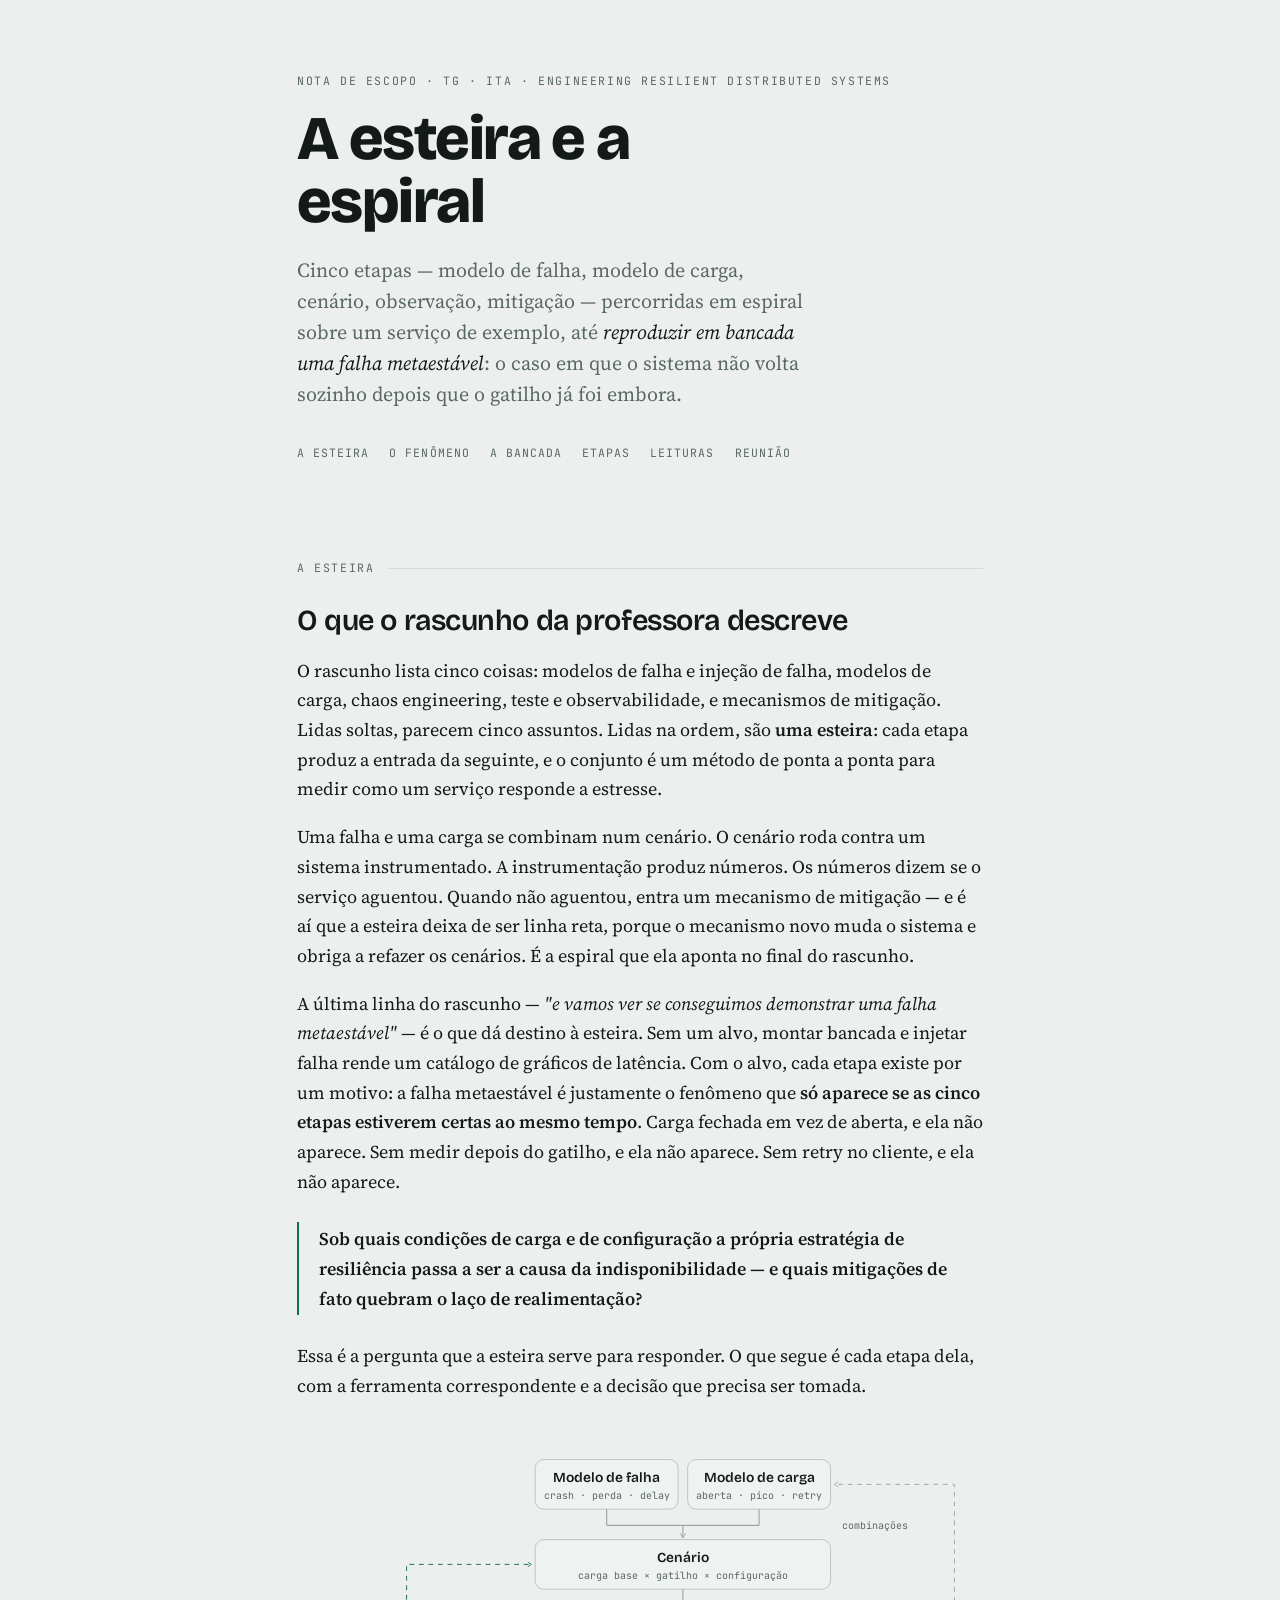
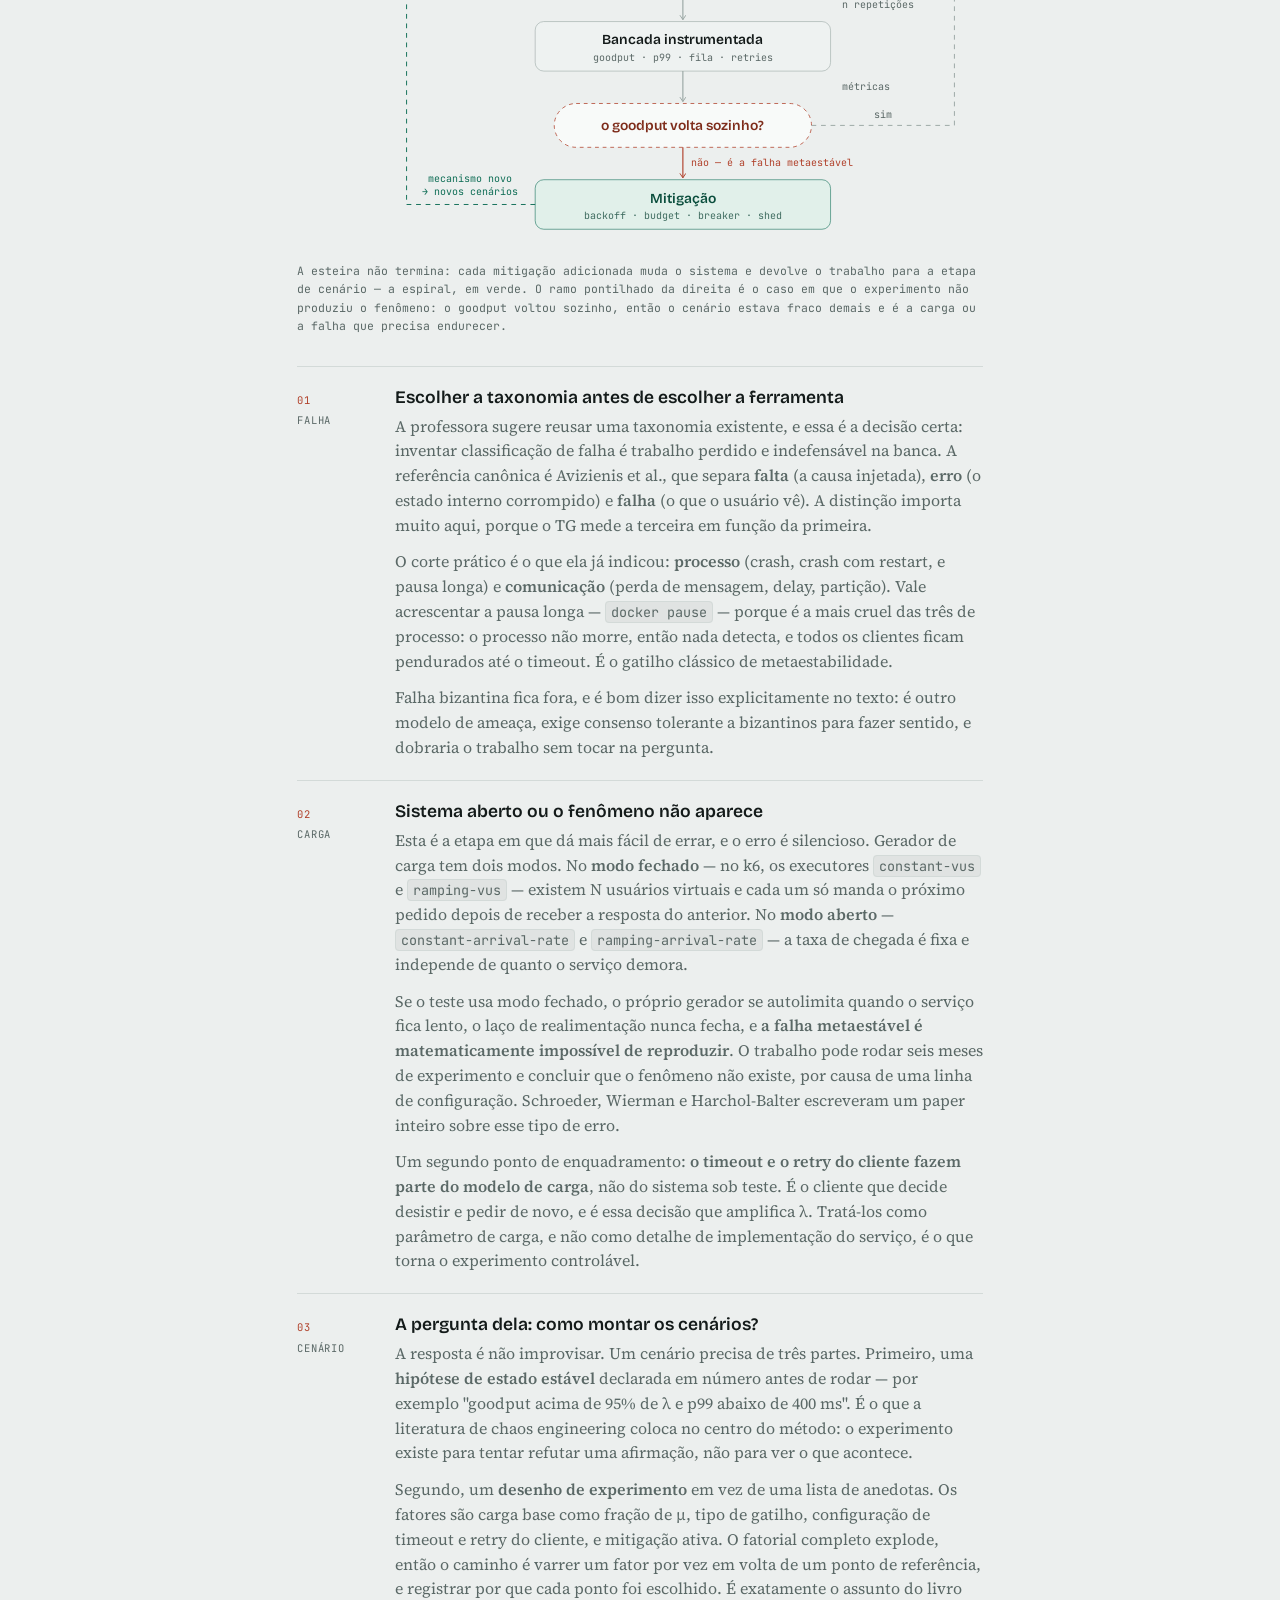
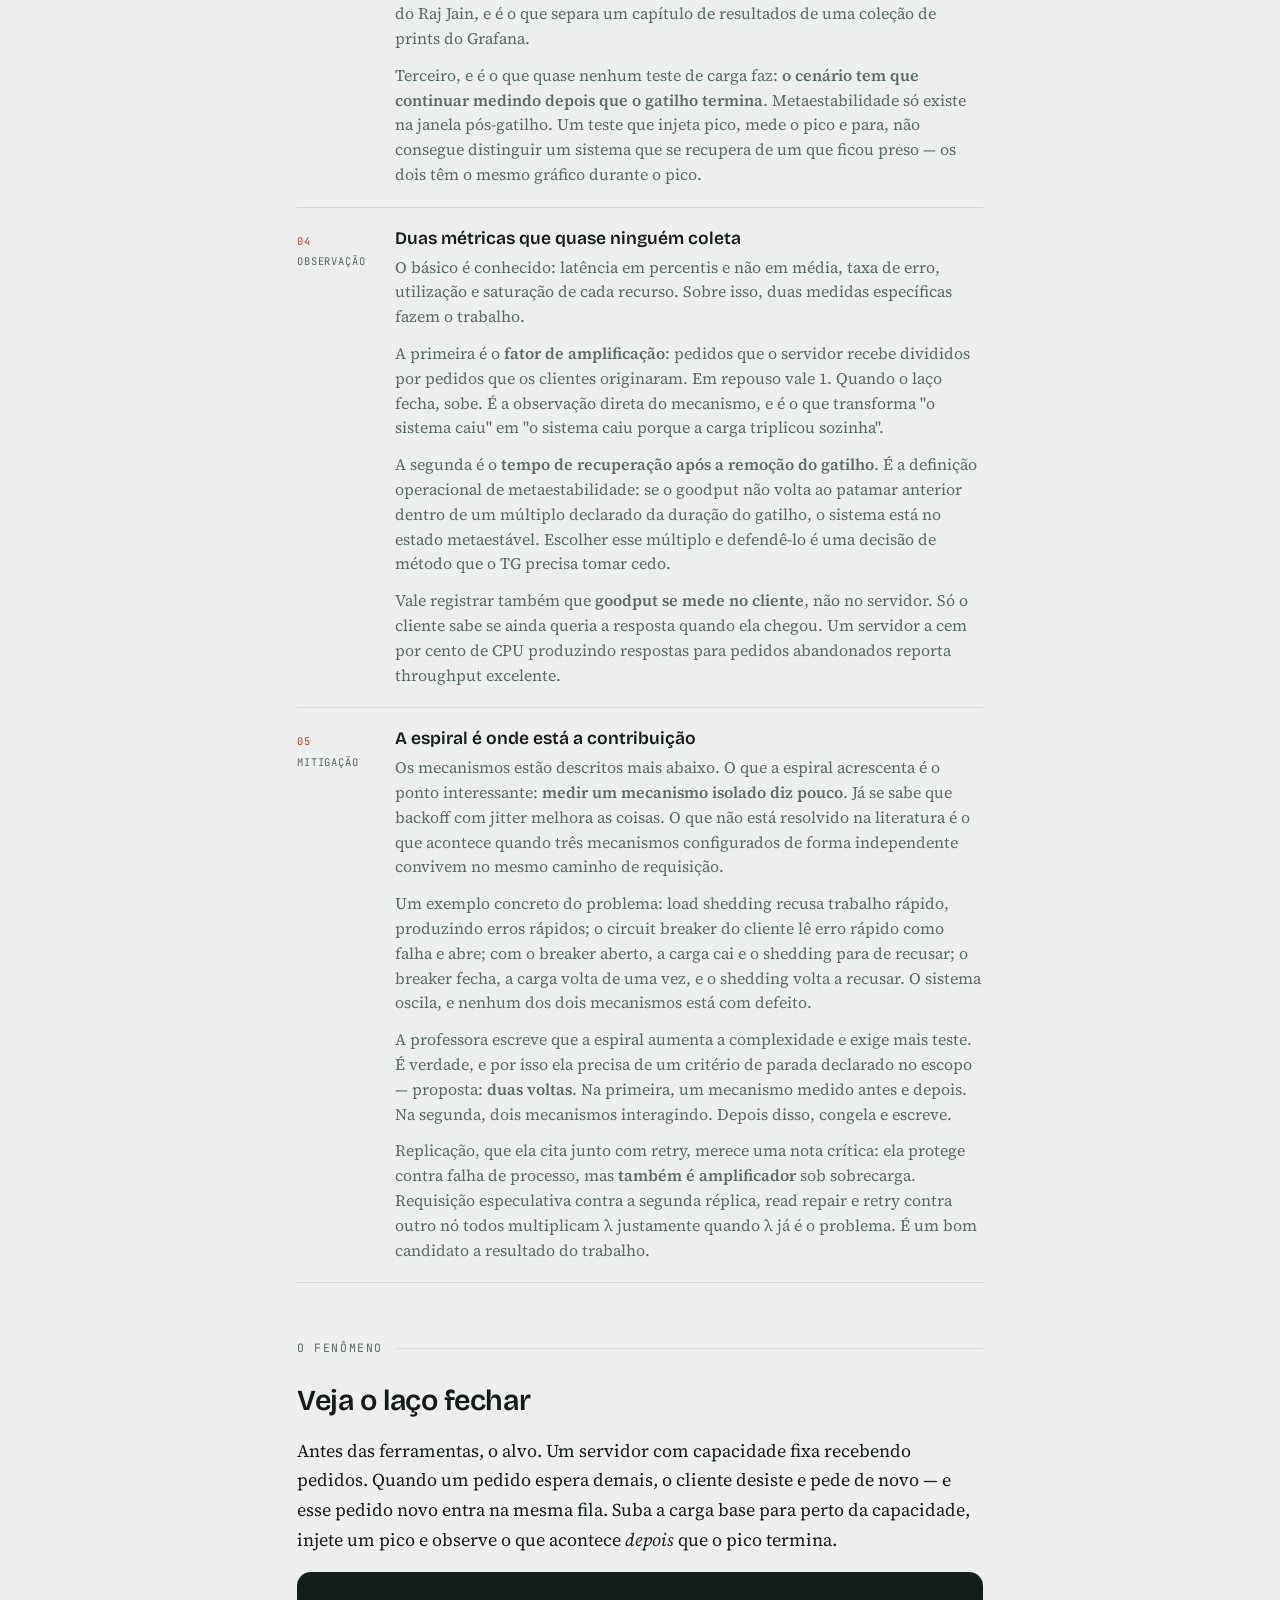
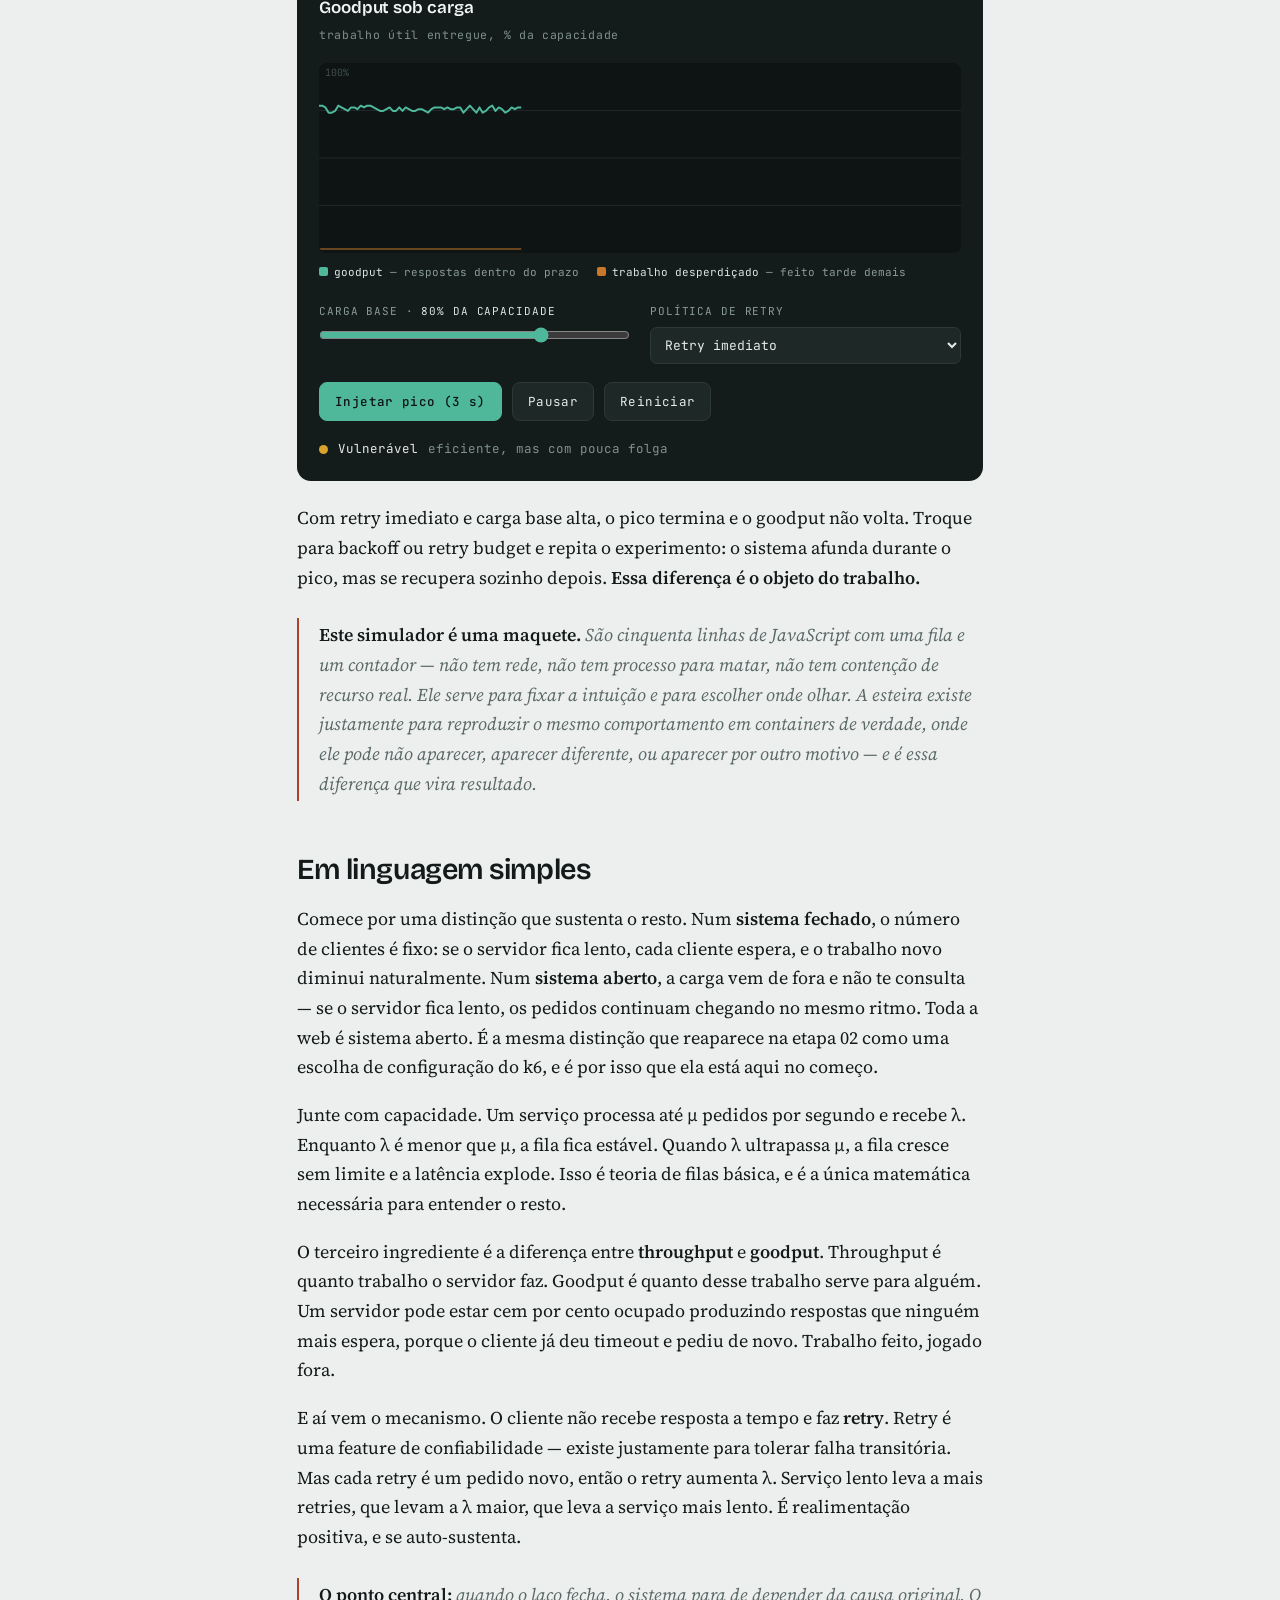
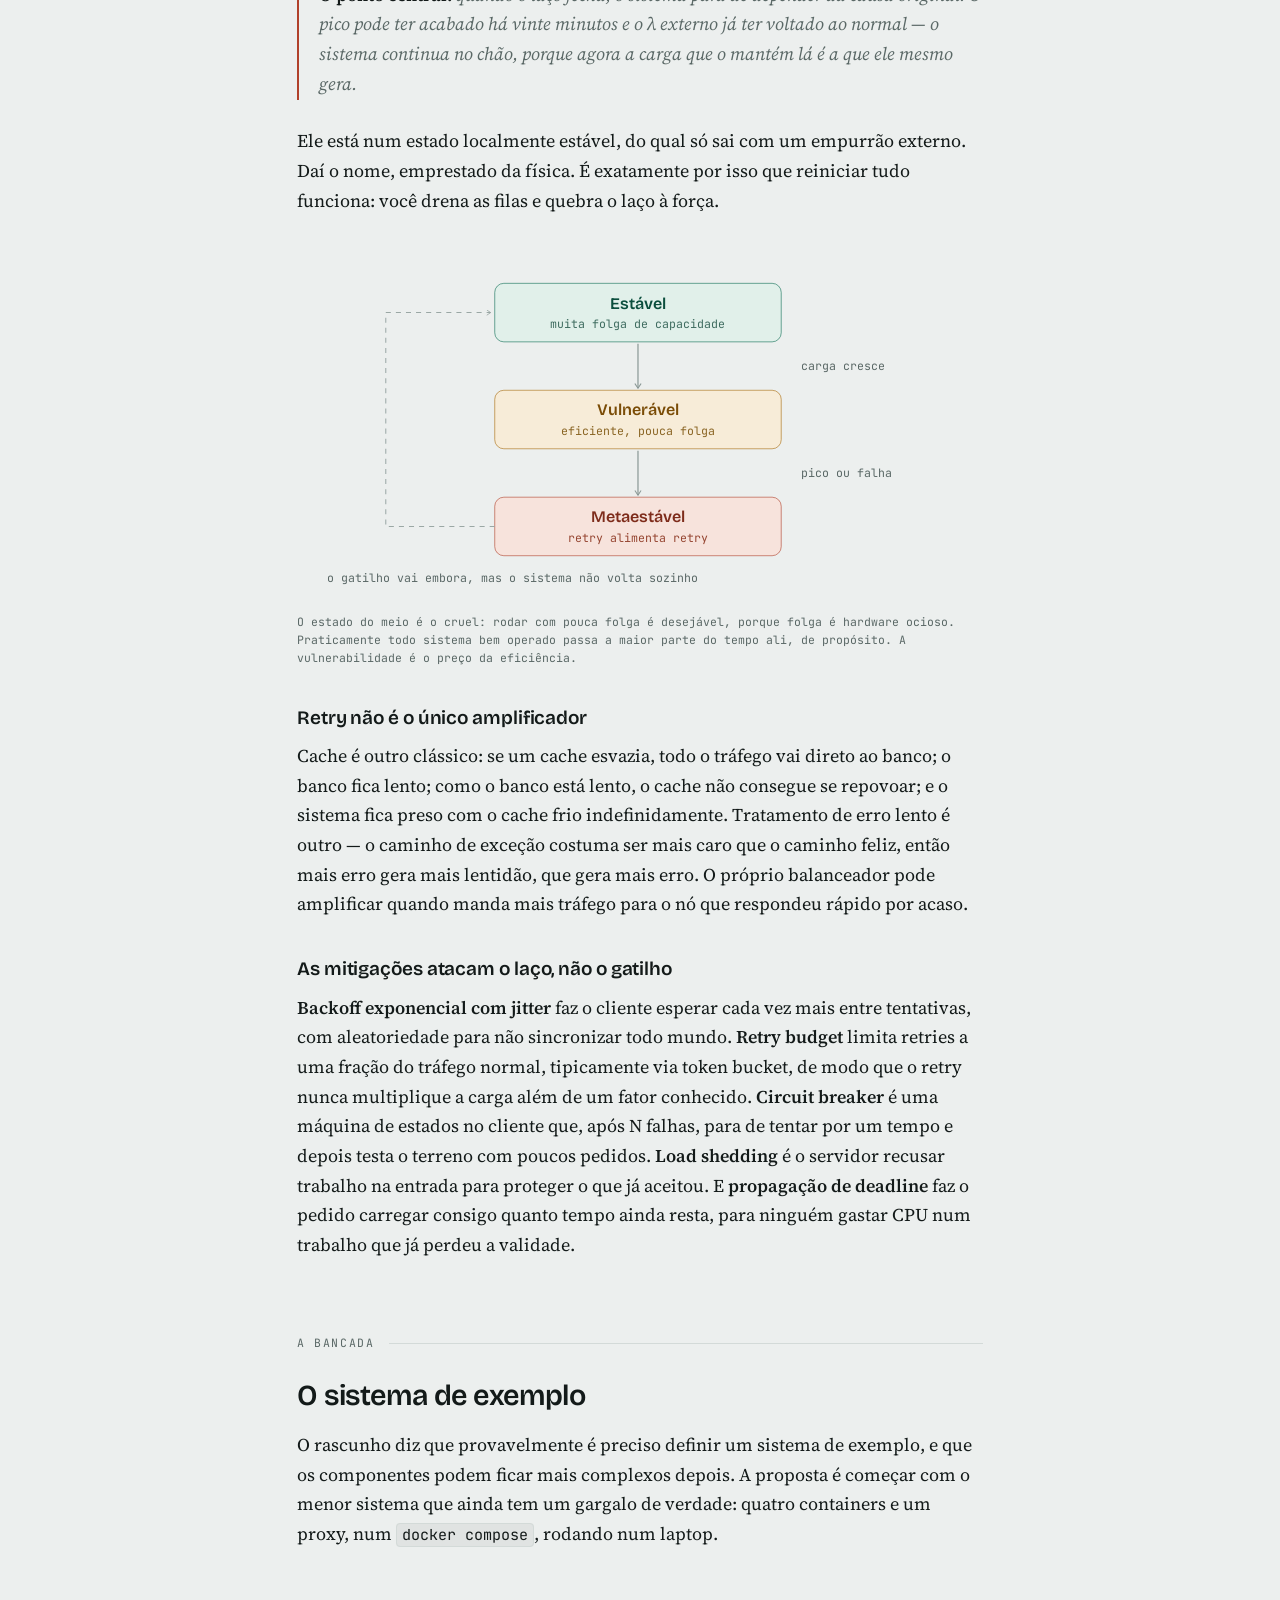
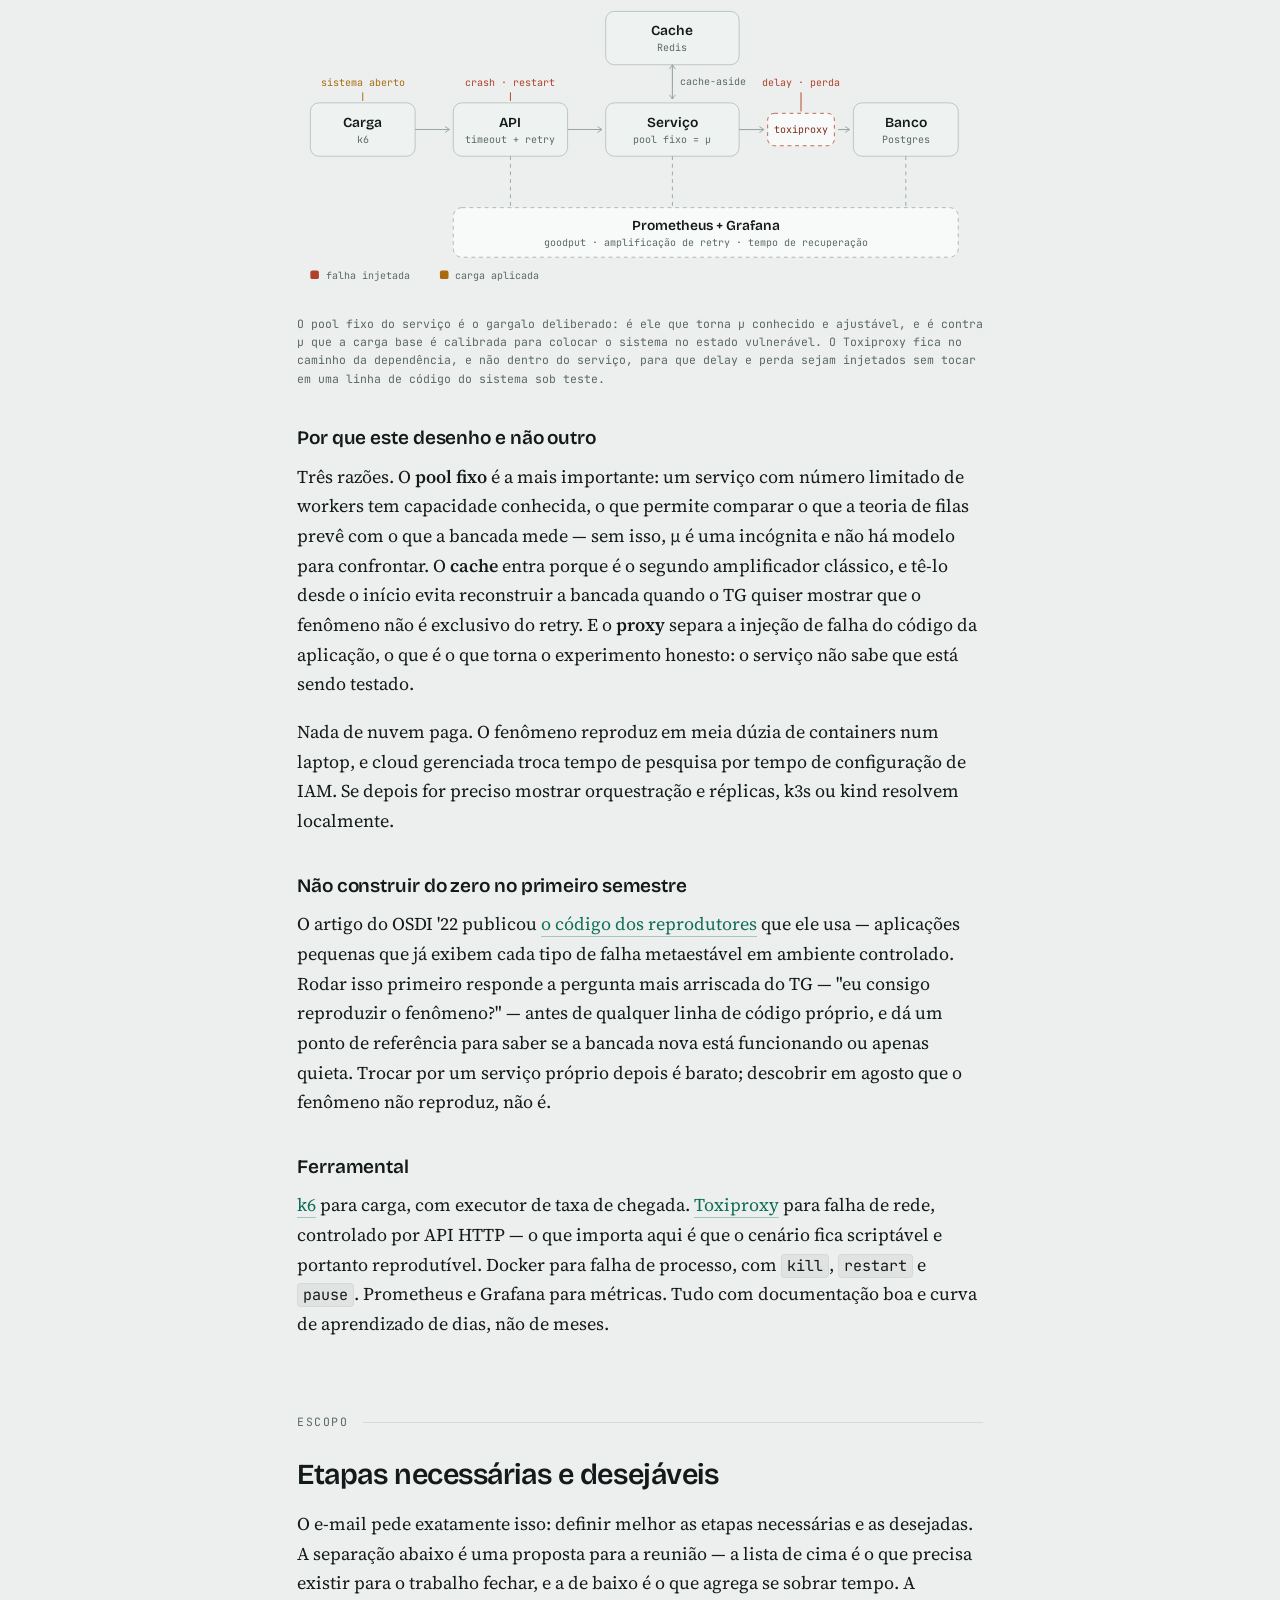
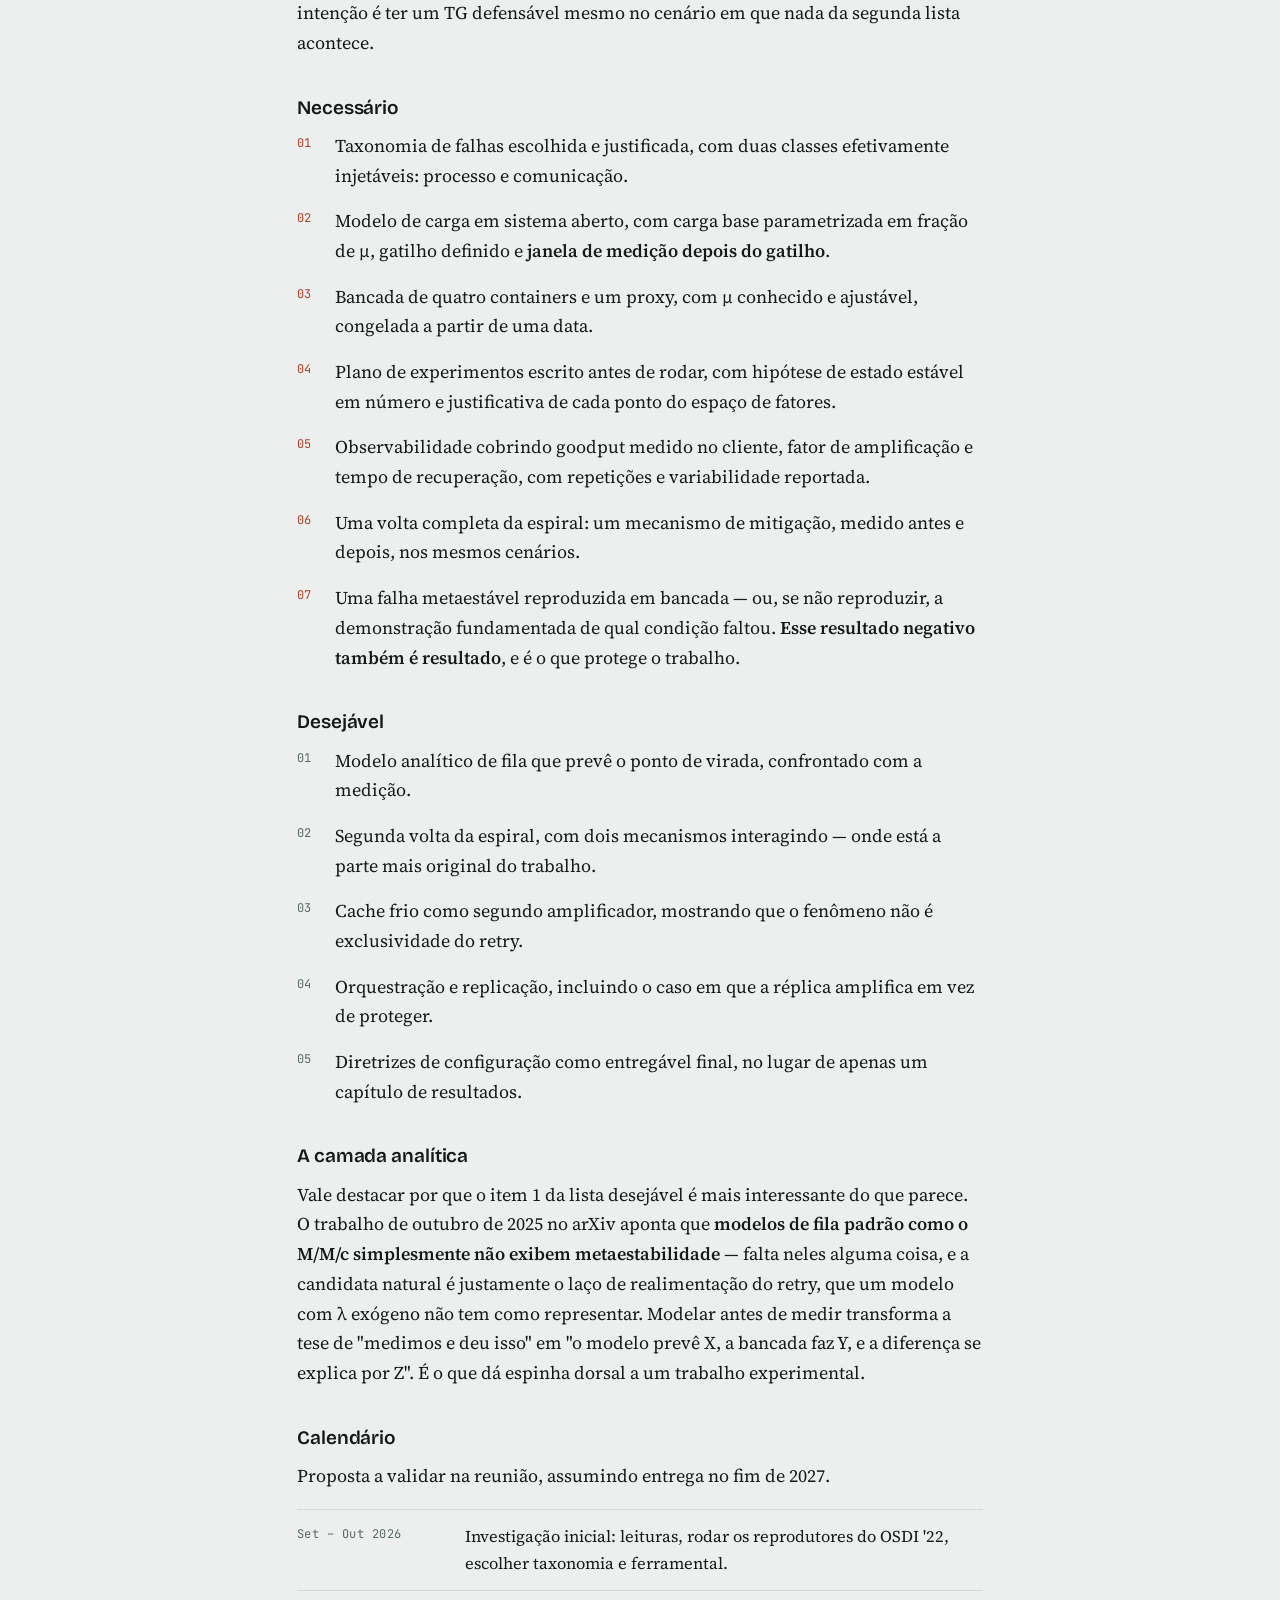
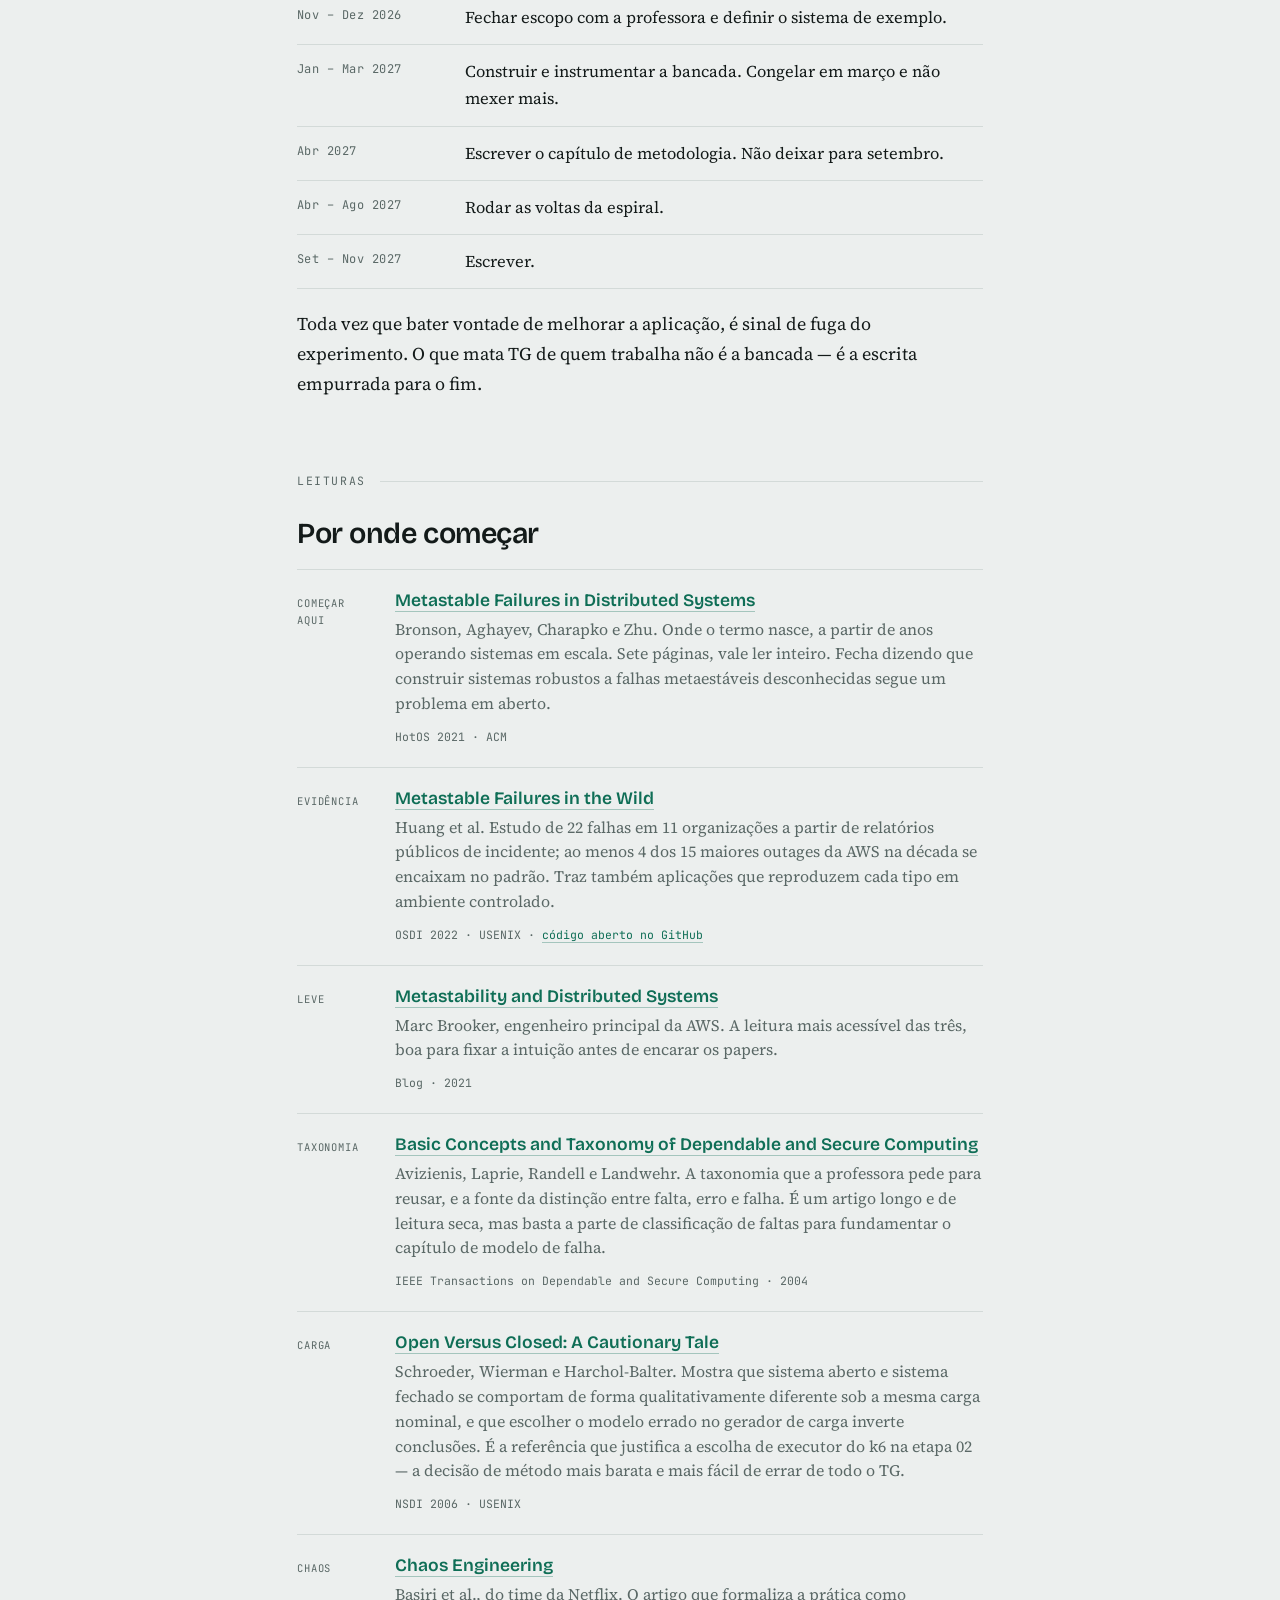
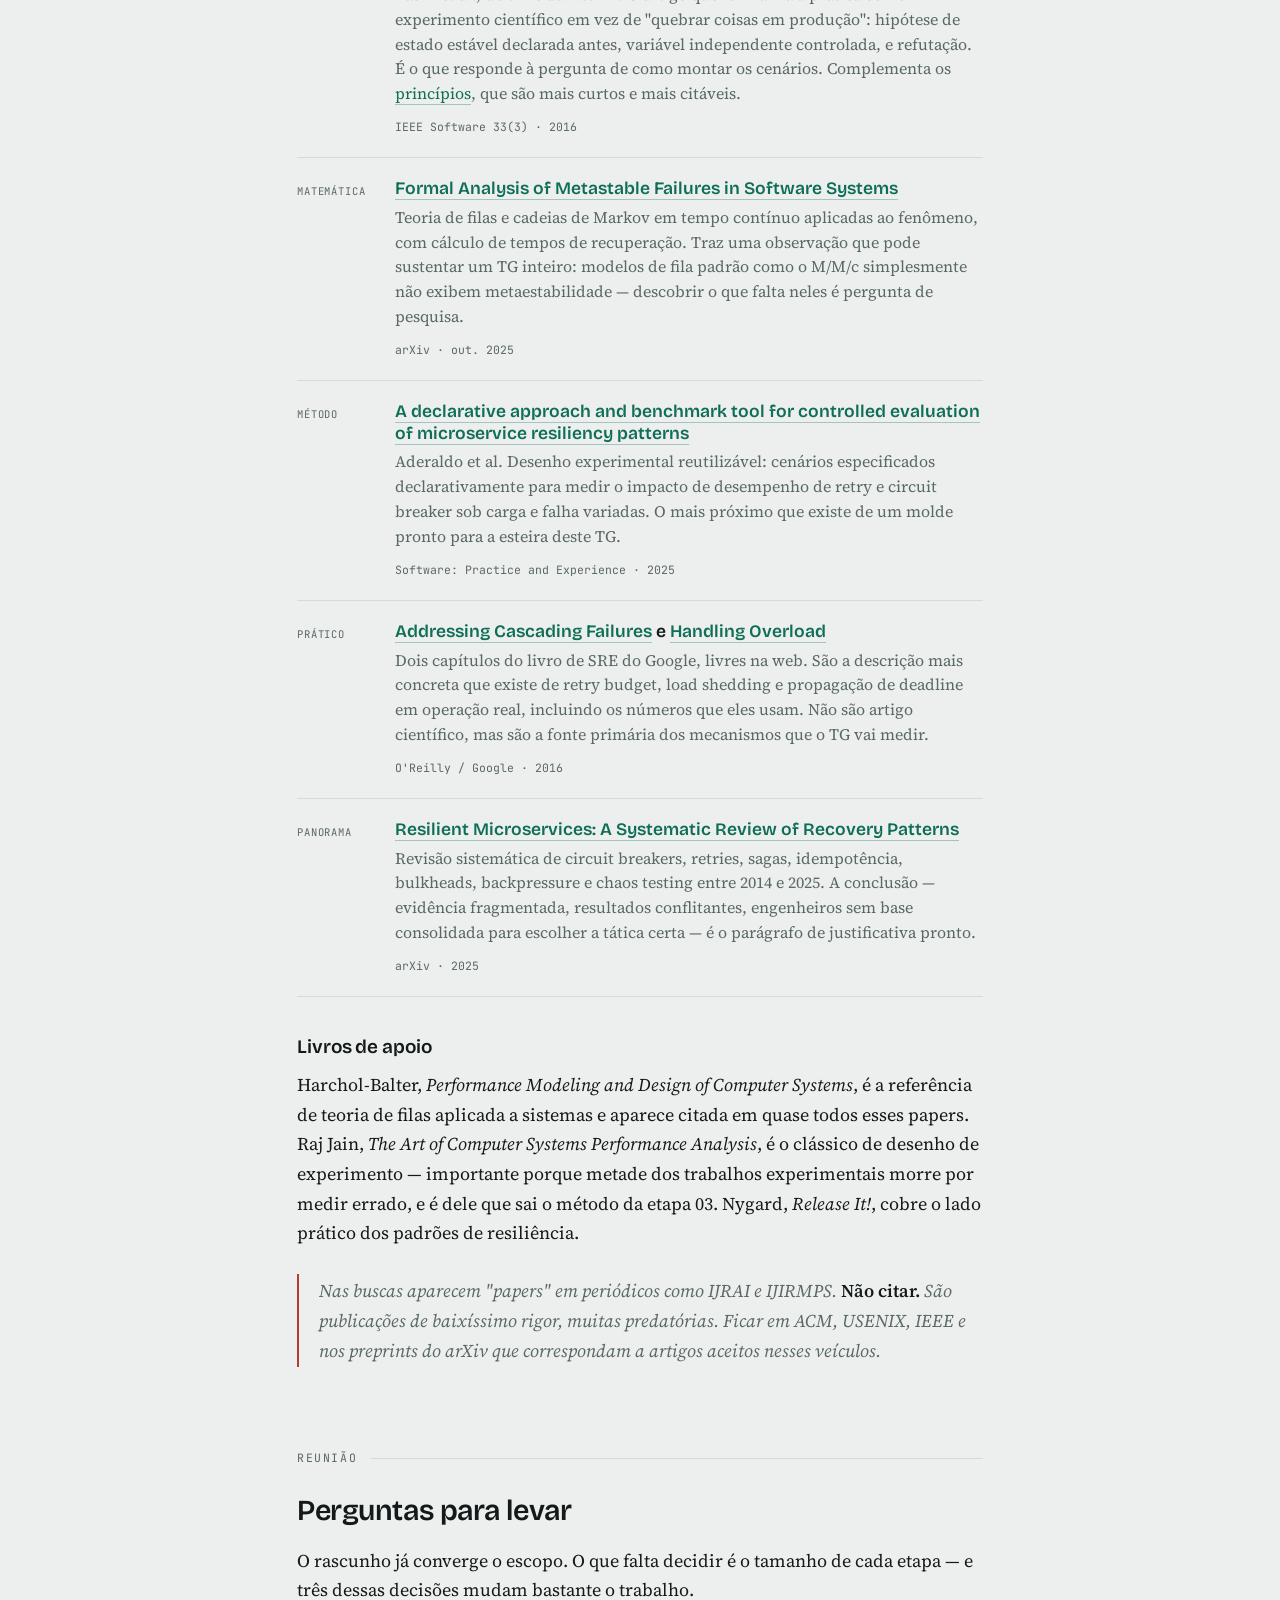
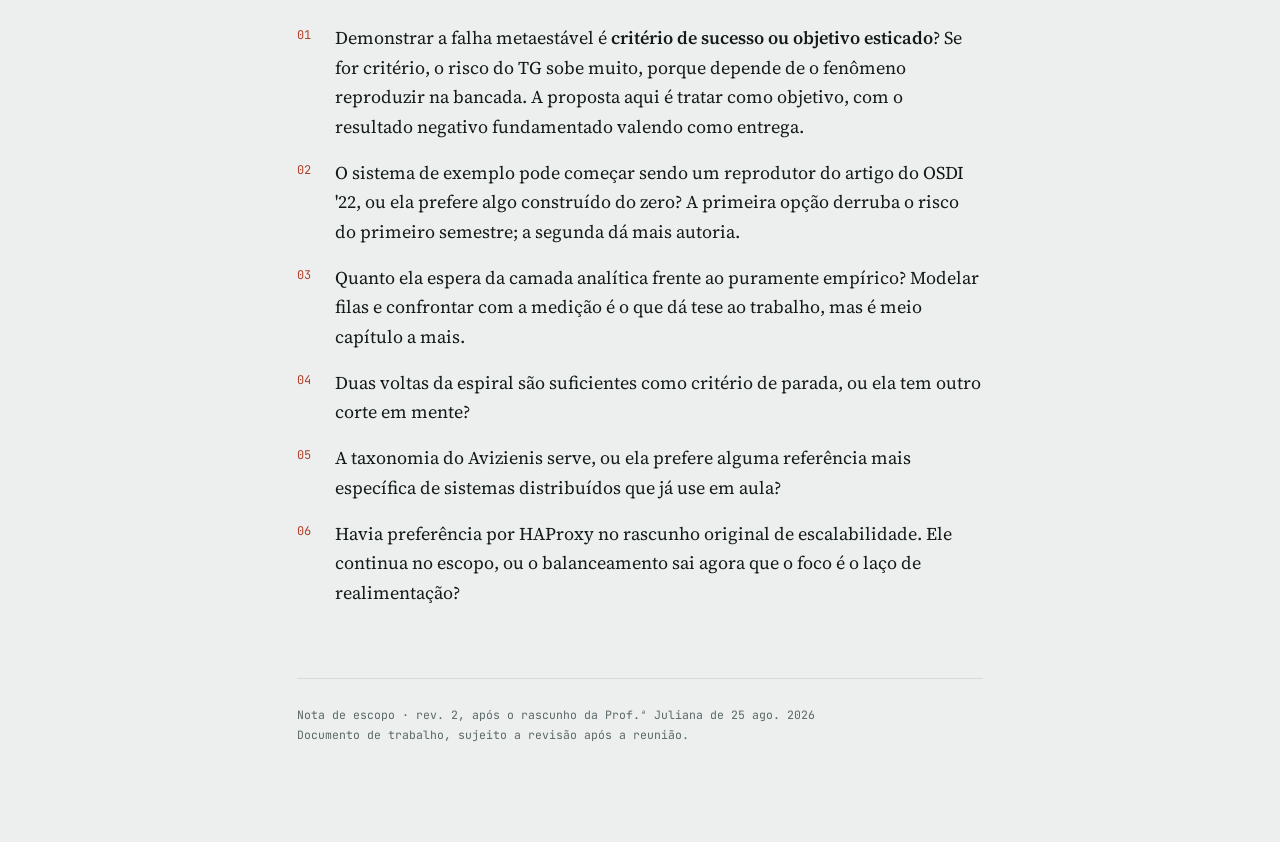
<file: index.html>
<!doctype html>
<html lang="pt-BR">
<head>
<meta charset="utf-8">
<meta name="viewport" content="width=device-width, initial-scale=1">
<title>Engineering Resilient Distributed Systems — nota de escopo de TG</title>
<meta name="description" content="Nota de escopo de TG (ITA): uma esteira de ponta a ponta — modelo de falha, modelo de carga, cenário, observação, mitigação — percorrida em espiral até reproduzir em bancada uma falha metaestável.">
<link rel="preconnect" href="https://fonts.googleapis.com">
<link rel="preconnect" href="https://fonts.gstatic.com" crossorigin>
<link href="https://fonts.googleapis.com/css2?family=Bricolage+Grotesque:opsz,wght@12..96,400;12..96,600;12..96,800&family=Source+Serif+4:ital,opsz,wght@0,8..60,400;0,8..60,600;1,8..60,400&family=JetBrains+Mono:wght@400;500&display=swap" rel="stylesheet">

<style>
:root{
  --paper:#ECEFEE; --card:#F8FAF9; --ink:#131A19; --muted:#5A6866;
  --line:#D3DAD8; --teal:#0F6E56; --amber:#A96B0D; --coral:#B0402A;
  --panel:#141C1B; --panel-line:#2C3937;
  --display:"Bricolage Grotesque",system-ui,sans-serif;
  --body:"Source Serif 4",Georgia,serif;
  --mono:"JetBrains Mono",ui-monospace,monospace;
}
*{box-sizing:border-box}
html{-webkit-text-size-adjust:100%}
body{
  margin:0; background:var(--paper); color:var(--ink);
  font-family:var(--body); font-size:18px; line-height:1.65;
  font-optical-sizing:auto;
}
.wrap{max-width:730px; margin:0 auto; padding:0 22px 96px}
a{color:var(--teal); text-decoration:none; border-bottom:1px solid rgba(15,110,86,.32)}
a:hover{border-bottom-color:var(--teal)}
a:focus-visible,button:focus-visible,select:focus-visible,input:focus-visible{outline:2px solid var(--teal); outline-offset:3px}

header{padding:72px 0 40px}
.eyebrow{font-family:var(--mono); font-size:11.5px; letter-spacing:.14em; text-transform:uppercase; color:var(--muted)}
h1{
  font-family:var(--display); font-weight:800; font-size:clamp(38px,7.4vw,62px);
  line-height:1.02; letter-spacing:-.025em; margin:16px 0 0; max-width:12ch;
}
.thesis{font-size:20px; line-height:1.55; color:var(--muted); margin:22px 0 0; max-width:52ch}
.thesis em{color:var(--ink); font-style:italic}

.toc{
  display:flex; flex-wrap:wrap; gap:7px 20px; margin:34px 0 0;
  font-family:var(--mono); font-size:11.5px; letter-spacing:.09em; text-transform:uppercase;
}
.toc a{color:var(--muted); border-bottom:0}
.toc a:hover{color:var(--teal)}

section{padding-top:56px; scroll-margin-top:20px}
.rule{display:flex; align-items:center; gap:14px; margin-bottom:26px}
.rule span{font-family:var(--mono); font-size:11.5px; letter-spacing:.14em; text-transform:uppercase; color:var(--muted); white-space:nowrap}
.rule i{flex:1; height:1px; background:var(--line)}
h2{font-family:var(--display); font-weight:600; font-size:29px; line-height:1.15; letter-spacing:-.015em; margin:0 0 18px}
h3{font-family:var(--display); font-weight:600; font-size:19px; letter-spacing:-.005em; margin:34px 0 8px}
p{margin:0 0 18px}
strong{font-weight:600}

.panel{background:var(--panel); border-radius:14px; padding:22px; color:#DCE5E3}
.panel h3{color:#F1F5F4; margin:0 0 4px; font-size:17px}
.panel .sub{font-family:var(--mono); font-size:11.5px; letter-spacing:.06em; color:#7E908D; margin:0 0 18px}
canvas{width:100%; height:190px; display:block; border-radius:8px; background:#0D1413}
.legend{display:flex; gap:18px; flex-wrap:wrap; font-family:var(--mono); font-size:11px; color:#8A9B98; margin-top:10px}
.legend b{font-weight:400; color:#DCE5E3}
.swatch{display:inline-block; width:9px; height:9px; border-radius:2px; margin-right:6px; vertical-align:baseline}

.controls{display:grid; grid-template-columns:1fr 1fr; gap:16px 20px; margin-top:20px}
.ctl{display:flex; flex-direction:column; gap:7px}
.ctl label{font-family:var(--mono); font-size:11px; letter-spacing:.08em; text-transform:uppercase; color:#8A9B98}
.ctl .val{color:#DCE5E3}
select{
  font-family:var(--mono); font-size:13px; padding:8px 10px; border-radius:7px;
  background:#1E2827; color:#E4EBE9; border:1px solid var(--panel-line); width:100%;
}
input[type=range]{width:100%; accent-color:#4FB79A; margin:0}
.btns{display:flex; gap:10px; margin-top:18px; flex-wrap:wrap}
button{
  font-family:var(--mono); font-size:12.5px; letter-spacing:.03em; padding:10px 15px;
  border-radius:8px; border:1px solid var(--panel-line); background:#1E2827; color:#E4EBE9; cursor:pointer;
}
button:hover{background:#293534}
button.primary{background:#4FB79A; color:#0D1413; border-color:#4FB79A; font-weight:500}
button.primary:hover{background:#6BC8AE}

.state{display:flex; align-items:center; gap:10px; margin-top:18px; font-family:var(--mono); font-size:12.5px}
.dot{width:9px; height:9px; border-radius:50%; background:#4FB79A; flex:none}
.state .label{color:#E4EBE9}
.state .note{color:#7E908D}

figure{margin:30px 0}
figure svg{width:100%; height:auto; display:block}
.pan{overflow-x:auto; overscroll-behavior-x:contain}
.hint{display:none}
figcaption{font-family:var(--mono); font-size:11.5px; color:var(--muted); margin-top:12px; line-height:1.6}

.callout{border-left:2px solid var(--coral); padding:2px 0 2px 20px; margin:26px 0; color:var(--muted); font-style:italic}
.callout strong{font-style:normal; color:var(--ink)}

.stack{border-top:1px solid var(--line)}
.item{border-bottom:1px solid var(--line); padding:20px 0; display:grid; grid-template-columns:78px 1fr; gap:20px}
.item .tag{font-family:var(--mono); font-size:10.5px; letter-spacing:.08em; text-transform:uppercase; color:var(--muted); padding-top:5px}
.item h4{font-family:var(--display); font-weight:600; font-size:17.5px; margin:0 0 5px; line-height:1.25}
.item p{font-size:16px; margin:0 0 12px; color:var(--muted); line-height:1.55}
.item p:last-child{margin-bottom:0}
.item .meta{font-family:var(--mono); font-size:11.5px; color:var(--muted); margin-top:7px}
.item .num{color:var(--coral)}
.steps .tag .num{display:block; margin-bottom:3px}

ol.q{padding-left:0; list-style:none; counter-reset:q; margin:0}
ol.q li{counter-increment:q; padding-left:38px; position:relative; margin-bottom:16px}
ol.q li::before{
  content:counter(q,decimal-leading-zero); position:absolute; left:0; top:3px;
  font-family:var(--mono); font-size:12px; color:var(--coral);
}
ol.q.want li::before{color:var(--muted)}

code{
  font-family:var(--mono); font-size:.84em; background:rgba(19,26,25,.055);
  border:1px solid var(--line); border-radius:4px; padding:1px 5px; white-space:nowrap;
}

.cal{border-top:1px solid var(--line); margin-top:6px}
.cal div{display:grid; grid-template-columns:150px 1fr; gap:18px; padding:13px 0; border-bottom:1px solid var(--line)}
.cal b{font-family:var(--mono); font-size:12px; font-weight:400; color:var(--muted); letter-spacing:.04em; padding-top:2px}
.cal span{font-size:16.5px}

footer{margin-top:70px; padding-top:26px; border-top:1px solid var(--line); font-family:var(--mono); font-size:11.5px; color:var(--muted); line-height:1.8}

@media (max-width:620px){
  body{font-size:17px}
  .pan{padding-bottom:8px}
  .pan svg{min-width:660px}
  .hint{display:block; font-family:var(--mono); font-size:10.5px; color:var(--muted); margin-top:8px}
  .controls{grid-template-columns:1fr}
  .item{grid-template-columns:1fr; gap:6px}
  .item .tag{padding-top:0}
  .cal div{grid-template-columns:1fr; gap:2px}
}
@media (prefers-reduced-motion:reduce){*{transition:none!important; animation:none!important}}
</style>
</head>
<body>

<div class="wrap">

<header>
  <div class="eyebrow">Nota de escopo · TG · ITA · Engineering Resilient Distributed Systems</div>
  <h1>A esteira e a espiral</h1>
  <p class="thesis">Cinco etapas — modelo de falha, modelo de carga, cenário, observação, mitigação — percorridas em espiral sobre um serviço de exemplo, até <em>reproduzir em bancada uma falha metaestável</em>: o caso em que o sistema não volta sozinho depois que o gatilho já foi embora.</p>
  <nav class="toc">
    <a href="#esteira">A esteira</a>
    <a href="#fenomeno">O fenômeno</a>
    <a href="#bancada">A bancada</a>
    <a href="#etapas">Etapas</a>
    <a href="#leituras">Leituras</a>
    <a href="#reuniao">Reunião</a>
  </nav>
</header>

<section id="esteira">
  <div class="rule"><span>A esteira</span><i></i></div>
  <h2>O que o rascunho da professora descreve</h2>

  <p>O rascunho lista cinco coisas: modelos de falha e injeção de falha, modelos de carga, chaos engineering, teste e observabilidade, e mecanismos de mitigação. Lidas soltas, parecem cinco assuntos. Lidas na ordem, são <strong>uma esteira</strong>: cada etapa produz a entrada da seguinte, e o conjunto é um método de ponta a ponta para medir como um serviço responde a estresse.</p>

  <p>Uma falha e uma carga se combinam num cenário. O cenário roda contra um sistema instrumentado. A instrumentação produz números. Os números dizem se o serviço aguentou. Quando não aguentou, entra um mecanismo de mitigação — e é aí que a esteira deixa de ser linha reta, porque o mecanismo novo muda o sistema e obriga a refazer os cenários. É a espiral que ela aponta no final do rascunho.</p>

  <p>A última linha do rascunho — <em>"e vamos ver se conseguimos demonstrar uma falha metaestável"</em> — é o que dá destino à esteira. Sem um alvo, montar bancada e injetar falha rende um catálogo de gráficos de latência. Com o alvo, cada etapa existe por um motivo: a falha metaestável é justamente o fenômeno que <strong>só aparece se as cinco etapas estiverem certas ao mesmo tempo</strong>. Carga fechada em vez de aberta, e ela não aparece. Sem medir depois do gatilho, e ela não aparece. Sem retry no cliente, e ela não aparece.</p>

  <div class="callout" style="border-left-color:var(--teal)"><strong>Sob quais condições de carga e de configuração a própria estratégia de resiliência passa a ser a causa da indisponibilidade — e quais mitigações de fato quebram o laço de realimentação?</strong></div>

  <p>Essa é a pergunta que a esteira serve para responder. O que segue é cada etapa dela, com a ferramenta correspondente e a decisão que precisa ser tomada.</p>

  <figure>
    <div class="pan"><svg viewBox="0 0 720 440" xmlns="http://www.w3.org/2000/svg" role="img" aria-labelledby="ft ft2">
      <title id="ft">A esteira de cinco etapas e a espiral de realimentação</title>
      <desc id="ft2">Modelo de falha e modelo de carga se combinam num cenário. O cenário roda na bancada instrumentada, que responde se o goodput volta sozinho depois do gatilho. Se não volta, é a falha metaestável e entra uma mitigação — que devolve o trabalho para a etapa de cenário, fechando a espiral. Se volta, o cenário volta para os modelos de falha e de carga para ser endurecido.</desc>
      <defs><marker id="fa" viewBox="0 0 10 10" refX="8" refY="5" markerWidth="6" markerHeight="6" orient="auto-start-reverse"><path d="M2 1L8 5L2 9" fill="none" stroke="context-stroke" stroke-width="1.4" stroke-linecap="round" stroke-linejoin="round"/></marker></defs>

      <rect x="250" y="30" width="150" height="52" rx="9" fill="#EEF2F1" stroke="#9AA7A4" stroke-width="0.6"/>
      <text x="325" y="54" text-anchor="middle" font-family="Bricolage Grotesque,sans-serif" font-size="14.5" font-weight="600" fill="#131A19">Modelo de falha</text>
      <text x="325" y="71" text-anchor="middle" font-family="JetBrains Mono,monospace" font-size="10.5" fill="#5A6866">crash · perda · delay</text>

      <rect x="410" y="30" width="150" height="52" rx="9" fill="#EEF2F1" stroke="#9AA7A4" stroke-width="0.6"/>
      <text x="485" y="54" text-anchor="middle" font-family="Bricolage Grotesque,sans-serif" font-size="14.5" font-weight="600" fill="#131A19">Modelo de carga</text>
      <text x="485" y="71" text-anchor="middle" font-family="JetBrains Mono,monospace" font-size="10.5" fill="#5A6866">aberta · pico · retry</text>

      <line x1="325" y1="82" x2="325" y2="99" stroke="#9AA7A4" stroke-width="1.2"/>
      <line x1="485" y1="82" x2="485" y2="99" stroke="#9AA7A4" stroke-width="1.2"/>
      <line x1="325" y1="99" x2="485" y2="99" stroke="#9AA7A4" stroke-width="1.2"/>
      <line x1="405" y1="99" x2="405" y2="112" stroke="#9AA7A4" stroke-width="1.2" marker-end="url(#fa)"/>
      <text x="572" y="103" font-family="JetBrains Mono,monospace" font-size="10.5" fill="#5A6866">combinações</text>

      <rect x="250" y="114" width="310" height="52" rx="9" fill="#EEF2F1" stroke="#9AA7A4" stroke-width="0.6"/>
      <text x="405" y="138" text-anchor="middle" font-family="Bricolage Grotesque,sans-serif" font-size="14.5" font-weight="600" fill="#131A19">Cenário</text>
      <text x="405" y="155" text-anchor="middle" font-family="JetBrains Mono,monospace" font-size="10.5" fill="#5A6866">carga base × gatilho × configuração</text>

      <line x1="405" y1="166" x2="405" y2="198" stroke="#9AA7A4" stroke-width="1.2" marker-end="url(#fa)"/>
      <text x="572" y="186" font-family="JetBrains Mono,monospace" font-size="10.5" fill="#5A6866">n repetições</text>

      <rect x="250" y="200" width="310" height="52" rx="9" fill="#EEF2F1" stroke="#9AA7A4" stroke-width="0.6"/>
      <text x="405" y="224" text-anchor="middle" font-family="Bricolage Grotesque,sans-serif" font-size="14.5" font-weight="600" fill="#131A19">Bancada instrumentada</text>
      <text x="405" y="241" text-anchor="middle" font-family="JetBrains Mono,monospace" font-size="10.5" fill="#5A6866">goodput · p99 · fila · retries</text>

      <line x1="405" y1="252" x2="405" y2="284" stroke="#9AA7A4" stroke-width="1.2" marker-end="url(#fa)"/>
      <text x="572" y="272" font-family="JetBrains Mono,monospace" font-size="10.5" fill="#5A6866">métricas</text>

      <rect x="270" y="286" width="270" height="46" rx="23" fill="#F8FAF9" stroke="#B0402A" stroke-width="0.8" stroke-dasharray="4 4"/>
      <text x="405" y="314" text-anchor="middle" font-family="Bricolage Grotesque,sans-serif" font-size="14.5" font-weight="600" fill="#7E2C1B">o goodput volta sozinho?</text>

      <line x1="405" y1="332" x2="405" y2="364" stroke="#B0402A" stroke-width="1.2" marker-end="url(#fa)"/>
      <text x="414" y="352" font-family="JetBrains Mono,monospace" font-size="10.5" fill="#B0402A">não — é a falha metaestável</text>

      <rect x="250" y="366" width="310" height="52" rx="9" fill="#E1F0EA" stroke="#0F6E56" stroke-width="0.6"/>
      <text x="405" y="390" text-anchor="middle" font-family="Bricolage Grotesque,sans-serif" font-size="14.5" font-weight="600" fill="#0B4E3D">Mitigação</text>
      <text x="405" y="407" text-anchor="middle" font-family="JetBrains Mono,monospace" font-size="10.5" fill="#3F6C60">backoff · budget · breaker · shed</text>

      <path d="M250 392 L115 392 L115 140 L246 140" fill="none" stroke="#0F6E56" stroke-width="1" stroke-dasharray="5 5" marker-end="url(#fa)"/>
      <text x="182" y="368" text-anchor="middle" font-family="JetBrains Mono,monospace" font-size="10.5" fill="#0F6E56">mecanismo novo</text>
      <text x="182" y="382" text-anchor="middle" font-family="JetBrains Mono,monospace" font-size="10.5" fill="#0F6E56">→ novos cenários</text>

      <path d="M540 309 L690 309 L690 56 L564 56" fill="none" stroke="#9AA7A4" stroke-width="1" stroke-dasharray="5 5" marker-end="url(#fa)"/>
      <text x="615" y="301" text-anchor="middle" font-family="JetBrains Mono,monospace" font-size="10.5" fill="#5A6866">sim</text>
    </svg></div>
    <figcaption><span class="hint">→ arraste o diagrama para o lado</span>A esteira não termina: cada mitigação adicionada muda o sistema e devolve o trabalho para a etapa de cenário — a espiral, em verde. O ramo pontilhado da direita é o caso em que o experimento não produziu o fenômeno: o goodput voltou sozinho, então o cenário estava fraco demais e é a carga ou a falha que precisa endurecer.</figcaption>
  </figure>

  <div class="stack steps">
    <div class="item">
      <div class="tag"><span class="num">01</span> Falha</div>
      <div>
        <h4>Escolher a taxonomia antes de escolher a ferramenta</h4>
        <p>A professora sugere reusar uma taxonomia existente, e essa é a decisão certa: inventar classificação de falha é trabalho perdido e indefensável na banca. A referência canônica é Avizienis et al., que separa <strong>falta</strong> (a causa injetada), <strong>erro</strong> (o estado interno corrompido) e <strong>falha</strong> (o que o usuário vê). A distinção importa muito aqui, porque o TG mede a terceira em função da primeira.</p>
        <p>O corte prático é o que ela já indicou: <strong>processo</strong> (crash, crash com restart, e pausa longa) e <strong>comunicação</strong> (perda de mensagem, delay, partição). Vale acrescentar a pausa longa — <code>docker pause</code> — porque é a mais cruel das três de processo: o processo não morre, então nada detecta, e todos os clientes ficam pendurados até o timeout. É o gatilho clássico de metaestabilidade.</p>
        <p>Falha bizantina fica fora, e é bom dizer isso explicitamente no texto: é outro modelo de ameaça, exige consenso tolerante a bizantinos para fazer sentido, e dobraria o trabalho sem tocar na pergunta.</p>
      </div>
    </div>

    <div class="item">
      <div class="tag"><span class="num">02</span> Carga</div>
      <div>
        <h4>Sistema aberto ou o fenômeno não aparece</h4>
        <p>Esta é a etapa em que dá mais fácil de errar, e o erro é silencioso. Gerador de carga tem dois modos. No <strong>modo fechado</strong> — no k6, os executores <code>constant-vus</code> e <code>ramping-vus</code> — existem N usuários virtuais e cada um só manda o próximo pedido depois de receber a resposta do anterior. No <strong>modo aberto</strong> — <code>constant-arrival-rate</code> e <code>ramping-arrival-rate</code> — a taxa de chegada é fixa e independe de quanto o serviço demora.</p>
        <p>Se o teste usa modo fechado, o próprio gerador se autolimita quando o serviço fica lento, o laço de realimentação nunca fecha, e <strong>a falha metaestável é matematicamente impossível de reproduzir</strong>. O trabalho pode rodar seis meses de experimento e concluir que o fenômeno não existe, por causa de uma linha de configuração. Schroeder, Wierman e Harchol-Balter escreveram um paper inteiro sobre esse tipo de erro.</p>
        <p>Um segundo ponto de enquadramento: <strong>o timeout e o retry do cliente fazem parte do modelo de carga</strong>, não do sistema sob teste. É o cliente que decide desistir e pedir de novo, e é essa decisão que amplifica λ. Tratá-los como parâmetro de carga, e não como detalhe de implementação do serviço, é o que torna o experimento controlável.</p>
      </div>
    </div>

    <div class="item">
      <div class="tag"><span class="num">03</span> Cenário</div>
      <div>
        <h4>A pergunta dela: como montar os cenários?</h4>
        <p>A resposta é não improvisar. Um cenário precisa de três partes. Primeiro, uma <strong>hipótese de estado estável</strong> declarada em número antes de rodar — por exemplo "goodput acima de 95% de λ e p99 abaixo de 400 ms". É o que a literatura de chaos engineering coloca no centro do método: o experimento existe para tentar refutar uma afirmação, não para ver o que acontece.</p>
        <p>Segundo, um <strong>desenho de experimento</strong> em vez de uma lista de anedotas. Os fatores são carga base como fração de μ, tipo de gatilho, configuração de timeout e retry do cliente, e mitigação ativa. O fatorial completo explode, então o caminho é varrer um fator por vez em volta de um ponto de referência, e registrar por que cada ponto foi escolhido. É exatamente o assunto do livro do Raj Jain, e é o que separa um capítulo de resultados de uma coleção de prints do Grafana.</p>
        <p>Terceiro, e é o que quase nenhum teste de carga faz: <strong>o cenário tem que continuar medindo depois que o gatilho termina</strong>. Metaestabilidade só existe na janela pós-gatilho. Um teste que injeta pico, mede o pico e para, não consegue distinguir um sistema que se recupera de um que ficou preso — os dois têm o mesmo gráfico durante o pico.</p>
      </div>
    </div>

    <div class="item">
      <div class="tag"><span class="num">04</span> Observação</div>
      <div>
        <h4>Duas métricas que quase ninguém coleta</h4>
        <p>O básico é conhecido: latência em percentis e não em média, taxa de erro, utilização e saturação de cada recurso. Sobre isso, duas medidas específicas fazem o trabalho.</p>
        <p>A primeira é o <strong>fator de amplificação</strong>: pedidos que o servidor recebe divididos por pedidos que os clientes originaram. Em repouso vale 1. Quando o laço fecha, sobe. É a observação direta do mecanismo, e é o que transforma "o sistema caiu" em "o sistema caiu porque a carga triplicou sozinha".</p>
        <p>A segunda é o <strong>tempo de recuperação após a remoção do gatilho</strong>. É a definição operacional de metaestabilidade: se o goodput não volta ao patamar anterior dentro de um múltiplo declarado da duração do gatilho, o sistema está no estado metaestável. Escolher esse múltiplo e defendê-lo é uma decisão de método que o TG precisa tomar cedo.</p>
        <p>Vale registrar também que <strong>goodput se mede no cliente</strong>, não no servidor. Só o cliente sabe se ainda queria a resposta quando ela chegou. Um servidor a cem por cento de CPU produzindo respostas para pedidos abandonados reporta throughput excelente.</p>
      </div>
    </div>

    <div class="item">
      <div class="tag"><span class="num">05</span> Mitigação</div>
      <div>
        <h4>A espiral é onde está a contribuição</h4>
        <p>Os mecanismos estão descritos mais abaixo. O que a espiral acrescenta é o ponto interessante: <strong>medir um mecanismo isolado diz pouco</strong>. Já se sabe que backoff com jitter melhora as coisas. O que não está resolvido na literatura é o que acontece quando três mecanismos configurados de forma independente convivem no mesmo caminho de requisição.</p>
        <p>Um exemplo concreto do problema: load shedding recusa trabalho rápido, produzindo erros rápidos; o circuit breaker do cliente lê erro rápido como falha e abre; com o breaker aberto, a carga cai e o shedding para de recusar; o breaker fecha, a carga volta de uma vez, e o shedding volta a recusar. O sistema oscila, e nenhum dos dois mecanismos está com defeito.</p>
        <p>A professora escreve que a espiral aumenta a complexidade e exige mais teste. É verdade, e por isso ela precisa de um critério de parada declarado no escopo — proposta: <strong>duas voltas</strong>. Na primeira, um mecanismo medido antes e depois. Na segunda, dois mecanismos interagindo. Depois disso, congela e escreve.</p>
        <p>Replicação, que ela cita junto com retry, merece uma nota crítica: ela protege contra falha de processo, mas <strong>também é amplificador</strong> sob sobrecarga. Requisição especulativa contra a segunda réplica, read repair e retry contra outro nó todos multiplicam λ justamente quando λ já é o problema. É um bom candidato a resultado do trabalho.</p>
      </div>
    </div>
  </div>
</section>

<section id="fenomeno">
  <div class="rule"><span>O fenômeno</span><i></i></div>
  <h2>Veja o laço fechar</h2>
  <p>Antes das ferramentas, o alvo. Um servidor com capacidade fixa recebendo pedidos. Quando um pedido espera demais, o cliente desiste e pede de novo — e esse pedido novo entra na mesma fila. Suba a carga base para perto da capacidade, injete um pico e observe o que acontece <em>depois</em> que o pico termina.</p>

  <div class="panel">
    <h3>Goodput sob carga</h3>
    <p class="sub">trabalho útil entregue, % da capacidade</p>
    <canvas id="chart" aria-label="Gráfico do goodput ao longo do tempo"></canvas>
    <div class="legend">
      <span><i class="swatch" style="background:#4FB79A"></i><b>goodput</b> — respostas dentro do prazo</span>
      <span><i class="swatch" style="background:#C9772A"></i><b>trabalho desperdiçado</b> — feito tarde demais</span>
    </div>

    <div class="controls">
      <div class="ctl">
        <label for="load">Carga base · <span class="val" id="loadv">80% da capacidade</span></label>
        <input type="range" id="load" min="30" max="99" value="80">
      </div>
      <div class="ctl">
        <label for="policy">Política de retry</label>
        <select id="policy">
          <option value="immediate">Retry imediato</option>
          <option value="backoff">Backoff exponencial + jitter</option>
          <option value="budget">Retry budget (10%)</option>
          <option value="none">Sem retry</option>
        </select>
      </div>
    </div>

    <div class="btns">
      <button class="primary" id="spike">Injetar pico (3 s)</button>
      <button id="pause">Pausar</button>
      <button id="reset">Reiniciar</button>
    </div>

    <div class="state">
      <span class="dot" id="dot"></span>
      <span class="label" id="statelabel">Estável</span>
      <span class="note" id="statenote">folga de capacidade confortável</span>
    </div>
  </div>

  <p style="margin-top:22px">Com retry imediato e carga base alta, o pico termina e o goodput não volta. Troque para backoff ou retry budget e repita o experimento: o sistema afunda durante o pico, mas se recupera sozinho depois. <strong>Essa diferença é o objeto do trabalho.</strong></p>

  <div class="callout"><strong>Este simulador é uma maquete.</strong> São cinquenta linhas de JavaScript com uma fila e um contador — não tem rede, não tem processo para matar, não tem contenção de recurso real. Ele serve para fixar a intuição e para escolher onde olhar. A esteira existe justamente para reproduzir o mesmo comportamento em containers de verdade, onde ele pode não aparecer, aparecer diferente, ou aparecer por outro motivo — e é essa diferença que vira resultado.</div>

  <h2 style="margin-top:52px">Em linguagem simples</h2>

  <p>Comece por uma distinção que sustenta o resto. Num <strong>sistema fechado</strong>, o número de clientes é fixo: se o servidor fica lento, cada cliente espera, e o trabalho novo diminui naturalmente. Num <strong>sistema aberto</strong>, a carga vem de fora e não te consulta — se o servidor fica lento, os pedidos continuam chegando no mesmo ritmo. Toda a web é sistema aberto. É a mesma distinção que reaparece na etapa 02 como uma escolha de configuração do k6, e é por isso que ela está aqui no começo.</p>

  <p>Junte com capacidade. Um serviço processa até μ pedidos por segundo e recebe λ. Enquanto λ é menor que μ, a fila fica estável. Quando λ ultrapassa μ, a fila cresce sem limite e a latência explode. Isso é teoria de filas básica, e é a única matemática necessária para entender o resto.</p>

  <p>O terceiro ingrediente é a diferença entre <strong>throughput</strong> e <strong>goodput</strong>. Throughput é quanto trabalho o servidor faz. Goodput é quanto desse trabalho serve para alguém. Um servidor pode estar cem por cento ocupado produzindo respostas que ninguém mais espera, porque o cliente já deu timeout e pediu de novo. Trabalho feito, jogado fora.</p>

  <p>E aí vem o mecanismo. O cliente não recebe resposta a tempo e faz <strong>retry</strong>. Retry é uma feature de confiabilidade — existe justamente para tolerar falha transitória. Mas cada retry é um pedido novo, então o retry aumenta λ. Serviço lento leva a mais retries, que levam a λ maior, que leva a serviço mais lento. É realimentação positiva, e se auto-sustenta.</p>

  <div class="callout"><strong>O ponto central:</strong> quando o laço fecha, o sistema para de depender da causa original. O pico pode ter acabado há vinte minutos e o λ externo já ter voltado ao normal — o sistema continua no chão, porque agora a carga que o mantém lá é a que ele mesmo gera.</div>

  <p>Ele está num estado localmente estável, do qual só sai com um empurrão externo. Daí o nome, emprestado da física. É exatamente por isso que reiniciar tudo funciona: você drena as filas e quebra o laço à força.</p>

  <figure>
    <div class="pan"><svg viewBox="0 0 680 352" xmlns="http://www.w3.org/2000/svg" role="img" aria-labelledby="svgt svgd">
      <title id="svgt">Os três estados de uma falha metaestável</title>
      <desc id="svgd">Do estado estável ao vulnerável quando a carga cresce, e do vulnerável ao metaestável quando ocorre um gatilho. Uma seta tracejada indica que o sistema não retorna sozinho.</desc>
      <defs><marker id="ar" viewBox="0 0 10 10" refX="8" refY="5" markerWidth="6" markerHeight="6" orient="auto-start-reverse"><path d="M2 1L8 5L2 9" fill="none" stroke="context-stroke" stroke-width="1.4" stroke-linecap="round" stroke-linejoin="round"/></marker></defs>

      <rect x="196" y="38" width="284" height="58" rx="9" fill="#E1F0EA" stroke="#0F6E56" stroke-width="0.6"/>
      <text x="338" y="63" text-anchor="middle" font-family="Bricolage Grotesque,sans-serif" font-size="16" font-weight="600" fill="#0B4E3D">Estável</text>
      <text x="338" y="82" text-anchor="middle" font-family="JetBrains Mono,monospace" font-size="11.5" fill="#3F6C60">muita folga de capacidade</text>

      <line x1="338" y1="98" x2="338" y2="142" stroke="#8A9895" stroke-width="1.2" marker-end="url(#ar)"/>
      <text x="500" y="124" font-family="JetBrains Mono,monospace" font-size="11.5" fill="#5A6866">carga cresce</text>

      <rect x="196" y="144" width="284" height="58" rx="9" fill="#F7ECD8" stroke="#A96B0D" stroke-width="0.6"/>
      <text x="338" y="169" text-anchor="middle" font-family="Bricolage Grotesque,sans-serif" font-size="16" font-weight="600" fill="#7A4C06">Vulnerável</text>
      <text x="338" y="188" text-anchor="middle" font-family="JetBrains Mono,monospace" font-size="11.5" fill="#8A6524">eficiente, pouca folga</text>

      <line x1="338" y1="204" x2="338" y2="248" stroke="#8A9895" stroke-width="1.2" marker-end="url(#ar)"/>
      <text x="500" y="230" font-family="JetBrains Mono,monospace" font-size="11.5" fill="#5A6866">pico ou falha</text>

      <rect x="196" y="250" width="284" height="58" rx="9" fill="#F7E3DC" stroke="#B0402A" stroke-width="0.6"/>
      <text x="338" y="275" text-anchor="middle" font-family="Bricolage Grotesque,sans-serif" font-size="16" font-weight="600" fill="#7E2C1B">Metaestável</text>
      <text x="338" y="294" text-anchor="middle" font-family="JetBrains Mono,monospace" font-size="11.5" fill="#964632">retry alimenta retry</text>

      <path d="M196 279 L88 279 L88 67 L192 67" fill="none" stroke="#9AA7A4" stroke-width="1" stroke-dasharray="5 5" marker-end="url(#ar)"/>
      <text x="30" y="334" font-family="JetBrains Mono,monospace" font-size="11.5" fill="#5A6866">o gatilho vai embora, mas o sistema não volta sozinho</text>
    </svg></div>
    <figcaption><span class="hint">→ arraste o diagrama para o lado</span>O estado do meio é o cruel: rodar com pouca folga é desejável, porque folga é hardware ocioso. Praticamente todo sistema bem operado passa a maior parte do tempo ali, de propósito. A vulnerabilidade é o preço da eficiência.</figcaption>
  </figure>

  <h3>Retry não é o único amplificador</h3>
  <p>Cache é outro clássico: se um cache esvazia, todo o tráfego vai direto ao banco; o banco fica lento; como o banco está lento, o cache não consegue se repovoar; e o sistema fica preso com o cache frio indefinidamente. Tratamento de erro lento é outro — o caminho de exceção costuma ser mais caro que o caminho feliz, então mais erro gera mais lentidão, que gera mais erro. O próprio balanceador pode amplificar quando manda mais tráfego para o nó que respondeu rápido por acaso.</p>

  <h3>As mitigações atacam o laço, não o gatilho</h3>
  <p><strong>Backoff exponencial com jitter</strong> faz o cliente esperar cada vez mais entre tentativas, com aleatoriedade para não sincronizar todo mundo. <strong>Retry budget</strong> limita retries a uma fração do tráfego normal, tipicamente via token bucket, de modo que o retry nunca multiplique a carga além de um fator conhecido. <strong>Circuit breaker</strong> é uma máquina de estados no cliente que, após N falhas, para de tentar por um tempo e depois testa o terreno com poucos pedidos. <strong>Load shedding</strong> é o servidor recusar trabalho na entrada para proteger o que já aceitou. E <strong>propagação de deadline</strong> faz o pedido carregar consigo quanto tempo ainda resta, para ninguém gastar CPU num trabalho que já perdeu a validade.</p>
</section>

<section id="bancada">
  <div class="rule"><span>A bancada</span><i></i></div>
  <h2>O sistema de exemplo</h2>

  <p>O rascunho diz que provavelmente é preciso definir um sistema de exemplo, e que os componentes podem ficar mais complexos depois. A proposta é começar com o menor sistema que ainda tem um gargalo de verdade: quatro containers e um proxy, num <code>docker compose</code>, rodando num laptop.</p>

  <figure>
    <div class="pan"><svg viewBox="0 0 720 340" xmlns="http://www.w3.org/2000/svg" role="img" aria-labelledby="bt bt2">
      <title id="bt">Topologia da bancada e pontos de injeção</title>
      <desc id="bt2">O gerador de carga k6 envia requisições em modo aberto para a API, que chama o serviço. O serviço tem um pool fixo de workers que define a capacidade, consulta o cache Redis em cache-aside e o banco Postgres através do Toxiproxy. A falha de processo é injetada na API por crash e restart; a falha de comunicação é injetada no Toxiproxy como delay e perda. Prometheus e Grafana coletam métricas da API, do serviço e do banco.</desc>
      <defs><marker id="ba" viewBox="0 0 10 10" refX="8" refY="5" markerWidth="6" markerHeight="6" orient="auto-start-reverse"><path d="M2 1L8 5L2 9" fill="none" stroke="context-stroke" stroke-width="1.4" stroke-linecap="round" stroke-linejoin="round"/></marker></defs>

      <text x="69" y="112" text-anchor="middle" font-family="JetBrains Mono,monospace" font-size="10.5" fill="#A96B0D">sistema aberto</text>
      <line x1="69" y1="119" x2="69" y2="128" stroke="#A96B0D" stroke-width="1"/>
      <rect x="14" y="130" width="110" height="56" rx="9" fill="#EEF2F1" stroke="#9AA7A4" stroke-width="0.6"/>
      <text x="69" y="155" text-anchor="middle" font-family="Bricolage Grotesque,sans-serif" font-size="14.5" font-weight="600" fill="#131A19">Carga</text>
      <text x="69" y="172" text-anchor="middle" font-family="JetBrains Mono,monospace" font-size="10.5" fill="#5A6866">k6</text>

      <line x1="124" y1="158" x2="160" y2="158" stroke="#9AA7A4" stroke-width="1.2" marker-end="url(#ba)"/>

      <text x="224" y="112" text-anchor="middle" font-family="JetBrains Mono,monospace" font-size="10.5" fill="#B0402A">crash · restart</text>
      <line x1="224" y1="119" x2="224" y2="128" stroke="#B0402A" stroke-width="1"/>
      <rect x="164" y="130" width="120" height="56" rx="9" fill="#EEF2F1" stroke="#9AA7A4" stroke-width="0.6"/>
      <text x="224" y="155" text-anchor="middle" font-family="Bricolage Grotesque,sans-serif" font-size="14.5" font-weight="600" fill="#131A19">API</text>
      <text x="224" y="172" text-anchor="middle" font-family="JetBrains Mono,monospace" font-size="10.5" fill="#5A6866">timeout + retry</text>

      <line x1="284" y1="158" x2="320" y2="158" stroke="#9AA7A4" stroke-width="1.2" marker-end="url(#ba)"/>

      <rect x="324" y="34" width="140" height="56" rx="9" fill="#EEF2F1" stroke="#9AA7A4" stroke-width="0.6"/>
      <text x="394" y="59" text-anchor="middle" font-family="Bricolage Grotesque,sans-serif" font-size="14.5" font-weight="600" fill="#131A19">Cache</text>
      <text x="394" y="76" text-anchor="middle" font-family="JetBrains Mono,monospace" font-size="10.5" fill="#5A6866">Redis</text>
      <line x1="394" y1="90" x2="394" y2="126" stroke="#9AA7A4" stroke-width="1.2" marker-start="url(#ba)" marker-end="url(#ba)"/>
      <text x="402" y="111" font-family="JetBrains Mono,monospace" font-size="10.5" fill="#5A6866">cache-aside</text>

      <rect x="324" y="130" width="140" height="56" rx="9" fill="#EEF2F1" stroke="#9AA7A4" stroke-width="0.6"/>
      <text x="394" y="155" text-anchor="middle" font-family="Bricolage Grotesque,sans-serif" font-size="14.5" font-weight="600" fill="#131A19">Serviço</text>
      <text x="394" y="172" text-anchor="middle" font-family="JetBrains Mono,monospace" font-size="10.5" fill="#5A6866">pool fixo = μ</text>

      <line x1="464" y1="158" x2="490" y2="158" stroke="#9AA7A4" stroke-width="1.2" marker-end="url(#ba)"/>

      <text x="529" y="112" text-anchor="middle" font-family="JetBrains Mono,monospace" font-size="10.5" fill="#B0402A">delay · perda</text>
      <line x1="529" y1="119" x2="529" y2="139" stroke="#B0402A" stroke-width="1"/>
      <rect x="494" y="141" width="70" height="34" rx="7" fill="#F8FAF9" stroke="#B0402A" stroke-width="0.8" stroke-dasharray="4 4"/>
      <text x="529" y="162" text-anchor="middle" font-family="JetBrains Mono,monospace" font-size="10.5" fill="#7E2C1B">toxiproxy</text>

      <line x1="568" y1="158" x2="580" y2="158" stroke="#9AA7A4" stroke-width="1.2" marker-end="url(#ba)"/>

      <rect x="584" y="130" width="110" height="56" rx="9" fill="#EEF2F1" stroke="#9AA7A4" stroke-width="0.6"/>
      <text x="639" y="155" text-anchor="middle" font-family="Bricolage Grotesque,sans-serif" font-size="14.5" font-weight="600" fill="#131A19">Banco</text>
      <text x="639" y="172" text-anchor="middle" font-family="JetBrains Mono,monospace" font-size="10.5" fill="#5A6866">Postgres</text>

      <line x1="224" y1="186" x2="224" y2="238" stroke="#9AA7A4" stroke-width="1" stroke-dasharray="4 4"/>
      <line x1="394" y1="186" x2="394" y2="238" stroke="#9AA7A4" stroke-width="1" stroke-dasharray="4 4"/>
      <line x1="639" y1="186" x2="639" y2="238" stroke="#9AA7A4" stroke-width="1" stroke-dasharray="4 4"/>

      <rect x="164" y="240" width="530" height="52" rx="9" fill="#F8FAF9" stroke="#9AA7A4" stroke-width="0.8" stroke-dasharray="4 4"/>
      <text x="429" y="263" text-anchor="middle" font-family="Bricolage Grotesque,sans-serif" font-size="14.5" font-weight="600" fill="#131A19">Prometheus + Grafana</text>
      <text x="429" y="280" text-anchor="middle" font-family="JetBrains Mono,monospace" font-size="10.5" fill="#5A6866">goodput · amplificação de retry · tempo de recuperação</text>

      <rect x="14" y="306" width="9" height="9" rx="2" fill="#B0402A"/>
      <text x="30" y="315" font-family="JetBrains Mono,monospace" font-size="10.5" fill="#5A6866">falha injetada</text>
      <rect x="150" y="306" width="9" height="9" rx="2" fill="#A96B0D"/>
      <text x="166" y="315" font-family="JetBrains Mono,monospace" font-size="10.5" fill="#5A6866">carga aplicada</text>
    </svg></div>
    <figcaption><span class="hint">→ arraste o diagrama para o lado</span>O pool fixo do serviço é o gargalo deliberado: é ele que torna μ conhecido e ajustável, e é contra μ que a carga base é calibrada para colocar o sistema no estado vulnerável. O Toxiproxy fica no caminho da dependência, e não dentro do serviço, para que delay e perda sejam injetados sem tocar em uma linha de código do sistema sob teste.</figcaption>
  </figure>

  <h3>Por que este desenho e não outro</h3>
  <p>Três razões. O <strong>pool fixo</strong> é a mais importante: um serviço com número limitado de workers tem capacidade conhecida, o que permite comparar o que a teoria de filas prevê com o que a bancada mede — sem isso, μ é uma incógnita e não há modelo para confrontar. O <strong>cache</strong> entra porque é o segundo amplificador clássico, e tê-lo desde o início evita reconstruir a bancada quando o TG quiser mostrar que o fenômeno não é exclusivo do retry. E o <strong>proxy</strong> separa a injeção de falha do código da aplicação, o que é o que torna o experimento honesto: o serviço não sabe que está sendo testado.</p>

  <p>Nada de nuvem paga. O fenômeno reproduz em meia dúzia de containers num laptop, e cloud gerenciada troca tempo de pesquisa por tempo de configuração de IAM. Se depois for preciso mostrar orquestração e réplicas, k3s ou kind resolvem localmente.</p>

  <h3>Não construir do zero no primeiro semestre</h3>
  <p>O artigo do OSDI '22 publicou <a href="https://github.com/lexiangh/Metastability">o código dos reprodutores</a> que ele usa — aplicações pequenas que já exibem cada tipo de falha metaestável em ambiente controlado. Rodar isso primeiro responde a pergunta mais arriscada do TG — "eu consigo reproduzir o fenômeno?" — antes de qualquer linha de código próprio, e dá um ponto de referência para saber se a bancada nova está funcionando ou apenas quieta. Trocar por um serviço próprio depois é barato; descobrir em agosto que o fenômeno não reproduz, não é.</p>

  <h3>Ferramental</h3>
  <p><a href="https://grafana.com/docs/k6/latest/using-k6/scenarios/executors/">k6</a> para carga, com executor de taxa de chegada. <a href="https://github.com/Shopify/toxiproxy">Toxiproxy</a> para falha de rede, controlado por API HTTP — o que importa aqui é que o cenário fica scriptável e portanto reprodutível. Docker para falha de processo, com <code>kill</code>, <code>restart</code> e <code>pause</code>. Prometheus e Grafana para métricas. Tudo com documentação boa e curva de aprendizado de dias, não de meses.</p>
</section>

<section id="etapas">
  <div class="rule"><span>Escopo</span><i></i></div>
  <h2>Etapas necessárias e desejáveis</h2>

  <p>O e-mail pede exatamente isso: definir melhor as etapas necessárias e as desejadas. A separação abaixo é uma proposta para a reunião — a lista de cima é o que precisa existir para o trabalho fechar, e a de baixo é o que agrega se sobrar tempo. A intenção é ter um TG defensável mesmo no cenário em que nada da segunda lista acontece.</p>

  <h3>Necessário</h3>
  <ol class="q">
    <li>Taxonomia de falhas escolhida e justificada, com duas classes efetivamente injetáveis: processo e comunicação.</li>
    <li>Modelo de carga em sistema aberto, com carga base parametrizada em fração de μ, gatilho definido e <strong>janela de medição depois do gatilho</strong>.</li>
    <li>Bancada de quatro containers e um proxy, com μ conhecido e ajustável, congelada a partir de uma data.</li>
    <li>Plano de experimentos escrito antes de rodar, com hipótese de estado estável em número e justificativa de cada ponto do espaço de fatores.</li>
    <li>Observabilidade cobrindo goodput medido no cliente, fator de amplificação e tempo de recuperação, com repetições e variabilidade reportada.</li>
    <li>Uma volta completa da espiral: um mecanismo de mitigação, medido antes e depois, nos mesmos cenários.</li>
    <li>Uma falha metaestável reproduzida em bancada — ou, se não reproduzir, a demonstração fundamentada de qual condição faltou. <strong>Esse resultado negativo também é resultado</strong>, e é o que protege o trabalho.</li>
  </ol>

  <h3>Desejável</h3>
  <ol class="q want">
    <li>Modelo analítico de fila que prevê o ponto de virada, confrontado com a medição.</li>
    <li>Segunda volta da espiral, com dois mecanismos interagindo — onde está a parte mais original do trabalho.</li>
    <li>Cache frio como segundo amplificador, mostrando que o fenômeno não é exclusividade do retry.</li>
    <li>Orquestração e replicação, incluindo o caso em que a réplica amplifica em vez de proteger.</li>
    <li>Diretrizes de configuração como entregável final, no lugar de apenas um capítulo de resultados.</li>
  </ol>

  <h3>A camada analítica</h3>
  <p>Vale destacar por que o item 1 da lista desejável é mais interessante do que parece. O trabalho de outubro de 2025 no arXiv aponta que <strong>modelos de fila padrão como o M/M/c simplesmente não exibem metaestabilidade</strong> — falta neles alguma coisa, e a candidata natural é justamente o laço de realimentação do retry, que um modelo com λ exógeno não tem como representar. Modelar antes de medir transforma a tese de "medimos e deu isso" em "o modelo prevê X, a bancada faz Y, e a diferença se explica por Z". É o que dá espinha dorsal a um trabalho experimental.</p>

  <h3>Calendário</h3>
  <p>Proposta a validar na reunião, assumindo entrega no fim de 2027.</p>
  <div class="cal">
    <div><b>Set – Out 2026</b><span>Investigação inicial: leituras, rodar os reprodutores do OSDI '22, escolher taxonomia e ferramental.</span></div>
    <div><b>Nov – Dez 2026</b><span>Fechar escopo com a professora e definir o sistema de exemplo.</span></div>
    <div><b>Jan – Mar 2027</b><span>Construir e instrumentar a bancada. Congelar em março e não mexer mais.</span></div>
    <div><b>Abr 2027</b><span>Escrever o capítulo de metodologia. Não deixar para setembro.</span></div>
    <div><b>Abr – Ago 2027</b><span>Rodar as voltas da espiral.</span></div>
    <div><b>Set – Nov 2027</b><span>Escrever.</span></div>
  </div>
  <p style="margin-top:20px">Toda vez que bater vontade de melhorar a aplicação, é sinal de fuga do experimento. O que mata TG de quem trabalha não é a bancada — é a escrita empurrada para o fim.</p>
</section>

<section id="leituras">
  <div class="rule"><span>Leituras</span><i></i></div>
  <h2>Por onde começar</h2>

  <div class="stack">
    <div class="item">
      <div class="tag">Começar aqui</div>
      <div>
        <h4><a href="https://sigops.org/s/conferences/hotos/2021/papers/hotos21-s11-bronson.pdf">Metastable Failures in Distributed Systems</a></h4>
        <p>Bronson, Aghayev, Charapko e Zhu. Onde o termo nasce, a partir de anos operando sistemas em escala. Sete páginas, vale ler inteiro. Fecha dizendo que construir sistemas robustos a falhas metaestáveis desconhecidas segue um problema em aberto.</p>
        <div class="meta">HotOS 2021 · ACM</div>
      </div>
    </div>

    <div class="item">
      <div class="tag">Evidência</div>
      <div>
        <h4><a href="https://www.usenix.org/system/files/osdi22-huang-lexiang.pdf">Metastable Failures in the Wild</a></h4>
        <p>Huang et al. Estudo de 22 falhas em 11 organizações a partir de relatórios públicos de incidente; ao menos 4 dos 15 maiores outages da AWS na década se encaixam no padrão. Traz também aplicações que reproduzem cada tipo em ambiente controlado.</p>
        <div class="meta">OSDI 2022 · USENIX · <a href="https://github.com/lexiangh/Metastability">código aberto no GitHub</a></div>
      </div>
    </div>

    <div class="item">
      <div class="tag">Leve</div>
      <div>
        <h4><a href="https://brooker.co.za/blog/2021/05/24/metastable.html">Metastability and Distributed Systems</a></h4>
        <p>Marc Brooker, engenheiro principal da AWS. A leitura mais acessível das três, boa para fixar a intuição antes de encarar os papers.</p>
        <div class="meta">Blog · 2021</div>
      </div>
    </div>

    <div class="item">
      <div class="tag">Taxonomia</div>
      <div>
        <h4><a href="https://ieeexplore.ieee.org/document/1335465">Basic Concepts and Taxonomy of Dependable and Secure Computing</a></h4>
        <p>Avizienis, Laprie, Randell e Landwehr. A taxonomia que a professora pede para reusar, e a fonte da distinção entre falta, erro e falha. É um artigo longo e de leitura seca, mas basta a parte de classificação de faltas para fundamentar o capítulo de modelo de falha.</p>
        <div class="meta">IEEE Transactions on Dependable and Secure Computing · 2004</div>
      </div>
    </div>

    <div class="item">
      <div class="tag">Carga</div>
      <div>
        <h4><a href="https://www.usenix.org/conference/nsdi-06/open-versus-closed-cautionary-tale">Open Versus Closed: A Cautionary Tale</a></h4>
        <p>Schroeder, Wierman e Harchol-Balter. Mostra que sistema aberto e sistema fechado se comportam de forma qualitativamente diferente sob a mesma carga nominal, e que escolher o modelo errado no gerador de carga inverte conclusões. É a referência que justifica a escolha de executor do k6 na etapa 02 — a decisão de método mais barata e mais fácil de errar de todo o TG.</p>
        <div class="meta">NSDI 2006 · USENIX</div>
      </div>
    </div>

    <div class="item">
      <div class="tag">Chaos</div>
      <div>
        <h4><a href="https://ieeexplore.ieee.org/document/7436642">Chaos Engineering</a></h4>
        <p>Basiri et al., do time da Netflix. O artigo que formaliza a prática como experimento científico em vez de "quebrar coisas em produção": hipótese de estado estável declarada antes, variável independente controlada, e refutação. É o que responde à pergunta de como montar os cenários. Complementa os <a href="https://principlesofchaos.org/">princípios</a>, que são mais curtos e mais citáveis.</p>
        <div class="meta">IEEE Software 33(3) · 2016</div>
      </div>
    </div>

    <div class="item">
      <div class="tag">Matemática</div>
      <div>
        <h4><a href="https://arxiv.org/abs/2510.03551">Formal Analysis of Metastable Failures in Software Systems</a></h4>
        <p>Teoria de filas e cadeias de Markov em tempo contínuo aplicadas ao fenômeno, com cálculo de tempos de recuperação. Traz uma observação que pode sustentar um TG inteiro: modelos de fila padrão como o M/M/c simplesmente não exibem metaestabilidade — descobrir o que falta neles é pergunta de pesquisa.</p>
        <div class="meta">arXiv · out. 2025</div>
      </div>
    </div>

    <div class="item">
      <div class="tag">Método</div>
      <div>
        <h4><a href="https://onlinelibrary.wiley.com/doi/10.1002/spe.3368">A declarative approach and benchmark tool for controlled evaluation of microservice resiliency patterns</a></h4>
        <p>Aderaldo et al. Desenho experimental reutilizável: cenários especificados declarativamente para medir o impacto de desempenho de retry e circuit breaker sob carga e falha variadas. O mais próximo que existe de um molde pronto para a esteira deste TG.</p>
        <div class="meta">Software: Practice and Experience · 2025</div>
      </div>
    </div>

    <div class="item">
      <div class="tag">Prático</div>
      <div>
        <h4><a href="https://sre.google/sre-book/addressing-cascading-failures/">Addressing Cascading Failures</a> e <a href="https://sre.google/sre-book/handling-overload/">Handling Overload</a></h4>
        <p>Dois capítulos do livro de SRE do Google, livres na web. São a descrição mais concreta que existe de retry budget, load shedding e propagação de deadline em operação real, incluindo os números que eles usam. Não são artigo científico, mas são a fonte primária dos mecanismos que o TG vai medir.</p>
        <div class="meta">O'Reilly / Google · 2016</div>
      </div>
    </div>

    <div class="item">
      <div class="tag">Panorama</div>
      <div>
        <h4><a href="https://arxiv.org/abs/2512.16959">Resilient Microservices: A Systematic Review of Recovery Patterns</a></h4>
        <p>Revisão sistemática de circuit breakers, retries, sagas, idempotência, bulkheads, backpressure e chaos testing entre 2014 e 2025. A conclusão — evidência fragmentada, resultados conflitantes, engenheiros sem base consolidada para escolher a tática certa — é o parágrafo de justificativa pronto.</p>
        <div class="meta">arXiv · 2025</div>
      </div>
    </div>
  </div>

  <h3>Livros de apoio</h3>
  <p>Harchol-Balter, <em>Performance Modeling and Design of Computer Systems</em>, é a referência de teoria de filas aplicada a sistemas e aparece citada em quase todos esses papers. Raj Jain, <em>The Art of Computer Systems Performance Analysis</em>, é o clássico de desenho de experimento — importante porque metade dos trabalhos experimentais morre por medir errado, e é dele que sai o método da etapa 03. Nygard, <em>Release It!</em>, cobre o lado prático dos padrões de resiliência.</p>

  <div class="callout">Nas buscas aparecem "papers" em periódicos como IJRAI e IJIRMPS. <strong>Não citar.</strong> São publicações de baixíssimo rigor, muitas predatórias. Ficar em ACM, USENIX, IEEE e nos preprints do arXiv que correspondam a artigos aceitos nesses veículos.</div>
</section>

<section id="reuniao">
  <div class="rule"><span>Reunião</span><i></i></div>
  <h2>Perguntas para levar</h2>
  <p>O rascunho já converge o escopo. O que falta decidir é o tamanho de cada etapa — e três dessas decisões mudam bastante o trabalho.</p>
  <ol class="q">
    <li>Demonstrar a falha metaestável é <strong>critério de sucesso ou objetivo esticado</strong>? Se for critério, o risco do TG sobe muito, porque depende de o fenômeno reproduzir na bancada. A proposta aqui é tratar como objetivo, com o resultado negativo fundamentado valendo como entrega.</li>
    <li>O sistema de exemplo pode começar sendo um reprodutor do artigo do OSDI '22, ou ela prefere algo construído do zero? A primeira opção derruba o risco do primeiro semestre; a segunda dá mais autoria.</li>
    <li>Quanto ela espera da camada analítica frente ao puramente empírico? Modelar filas e confrontar com a medição é o que dá tese ao trabalho, mas é meio capítulo a mais.</li>
    <li>Duas voltas da espiral são suficientes como critério de parada, ou ela tem outro corte em mente?</li>
    <li>A taxonomia do Avizienis serve, ou ela prefere alguma referência mais específica de sistemas distribuídos que já use em aula?</li>
    <li>Havia preferência por HAProxy no rascunho original de escalabilidade. Ele continua no escopo, ou o balanceamento sai agora que o foco é o laço de realimentação?</li>
  </ol>
</section>

<footer>
  Nota de escopo · rev. 2, após o rascunho da Prof.ª Juliana de 25 ago. 2026<br>
  Documento de trabalho, sujeito a revisão após a reunião.
</footer>

</div>

<script>
(function(){
  var cv=document.getElementById('chart'), ctx=cv.getContext('2d');
  var loadEl=document.getElementById('load'), loadv=document.getElementById('loadv');
  var polEl=document.getElementById('policy');
  var dot=document.getElementById('dot'), slab=document.getElementById('statelabel'), snote=document.getElementById('statenote');
  var pauseBtn=document.getElementById('pause');

  var CAP=100, TIMEOUT=6, HIST=200;
  var queue=[], pending=[], hist=[], spikeMarks=[];
  var tokens=0, running=true, spikeLeft=0, t=0;

  function reset(){
    queue=[]; pending=[]; hist=[]; spikeMarks=[]; tokens=CAP*0.1; spikeLeft=0; t=0;
  }
  reset();

  function policy(){ return polEl.value; }

  function step(){
    t++;
    var base=CAP*(+loadEl.value)/100;
    var lambda=base*(spikeLeft>0?3:1);
    if(spikeLeft>0) spikeLeft--;

    var n=Math.round(lambda+(Math.random()-0.5)*4);
    for(var i=0;i<n;i++) queue.push({age:0,att:0});

    for(var j=pending.length-1;j>=0;j--){
      pending[j].d--;
      if(pending[j].d<=0){ queue.push({age:0,att:pending[j].att}); pending.splice(j,1); }
    }

    var p=policy();
    if(p==='budget') tokens=Math.min(base*0.5, tokens+base*0.1);

    var served=0, wasted=0;
    var cap=CAP;
    while(cap>0 && queue.length>0){
      var r=queue.shift();
      if(r.age>TIMEOUT) wasted++; else served++;
      cap--;
    }

    var dropped=[];
    for(var k=queue.length-1;k>=0;k--){
      queue[k].age++;
      if(queue[k].age>TIMEOUT*2){ dropped.push(queue[k]); queue.splice(k,1); }
    }

    for(var m=0;m<dropped.length;m++){
      var d=dropped[m];
      if(p==='none') continue;
      if(d.att>=3 && p!=='immediate') continue;
      if(p==='budget'){ if(tokens<1) continue; tokens--; }
      if(p==='immediate') queue.push({age:0,att:d.att+1});
      else pending.push({d:Math.round(Math.pow(2,d.att)*2+Math.random()*4), att:d.att+1});
    }

    hist.push({g:served/CAP, w:wasted/CAP});
    if(hist.length>HIST){ hist.shift(); for(var s=0;s<spikeMarks.length;s++) spikeMarks[s]--; }
    spikeMarks=spikeMarks.filter(function(x){return x>=0;});

    updateState(served/CAP, base/CAP);
  }

  function updateState(g, u){
    var lbl,note,col;
    if(g<0.45){ lbl='Metaestável'; note='preso no laço de realimentação'; col='#D96A4A'; }
    else if(u>=0.7){ lbl='Vulnerável'; note='eficiente, mas com pouca folga'; col='#D9A22A'; }
    else { lbl='Estável'; note='folga de capacidade confortável'; col='#4FB79A'; }
    if(slab.textContent!==lbl){ slab.textContent=lbl; snote.textContent=note; dot.style.background=col; }
  }

  function resize(){
    var r=cv.getBoundingClientRect(), d=window.devicePixelRatio||1;
    cv.width=r.width*d; cv.height=r.height*d; ctx.setTransform(d,0,0,d,0,0);
  }

  function draw(){
    var w=cv.getBoundingClientRect().width, h=cv.getBoundingClientRect().height;
    ctx.clearRect(0,0,w,h);
    ctx.strokeStyle='#1E2827'; ctx.lineWidth=1;
    for(var y=0.25;y<1;y+=0.25){
      ctx.beginPath(); ctx.moveTo(0,h-y*h); ctx.lineTo(w,h-y*h); ctx.stroke();
    }
    ctx.fillStyle='#3E4E4C'; ctx.font='10px JetBrains Mono, monospace';
    ctx.fillText('100%',6,13);

    for(var s=0;s<spikeMarks.length;s++){
      var mx=(spikeMarks[s]/HIST)*w;
      ctx.strokeStyle='rgba(217,106,74,.35)'; ctx.beginPath();
      ctx.moveTo(mx,0); ctx.lineTo(mx,h); ctx.stroke();
    }

    function line(key,color,width){
      ctx.strokeStyle=color; ctx.lineWidth=width; ctx.lineJoin='round'; ctx.beginPath();
      for(var i=0;i<hist.length;i++){
        var x=(i/HIST)*w, y=h-Math.min(1,hist[i][key])*h*0.92-4;
        i?ctx.lineTo(x,y):ctx.moveTo(x,y);
      }
      ctx.stroke();
    }
    line('w','#C9772A',1.2);
    line('g','#4FB79A',2);
  }

  var acc=0, last=performance.now();
  function loop(now){
    var dt=now-last; last=now;
    if(running){
      acc+=dt;
      while(acc>60){ step(); acc-=60; }
    }
    draw();
    requestAnimationFrame(loop);
  }

  loadEl.addEventListener('input',function(){ loadv.textContent=loadEl.value+'% da capacidade'; });
  polEl.addEventListener('change',function(){ tokens=CAP*0.1; });
  document.getElementById('spike').addEventListener('click',function(){
    spikeLeft=50; spikeMarks.push(hist.length);
  });
  document.getElementById('reset').addEventListener('click',reset);
  pauseBtn.addEventListener('click',function(){
    running=!running; pauseBtn.textContent=running?'Pausar':'Retomar';
  });

  window.addEventListener('resize',resize);
  resize();
  if(window.matchMedia('(prefers-reduced-motion: reduce)').matches){
    running=false; pauseBtn.textContent='Retomar';
  }
  requestAnimationFrame(loop);
})();
</script>
</body>
</html>
</file>
